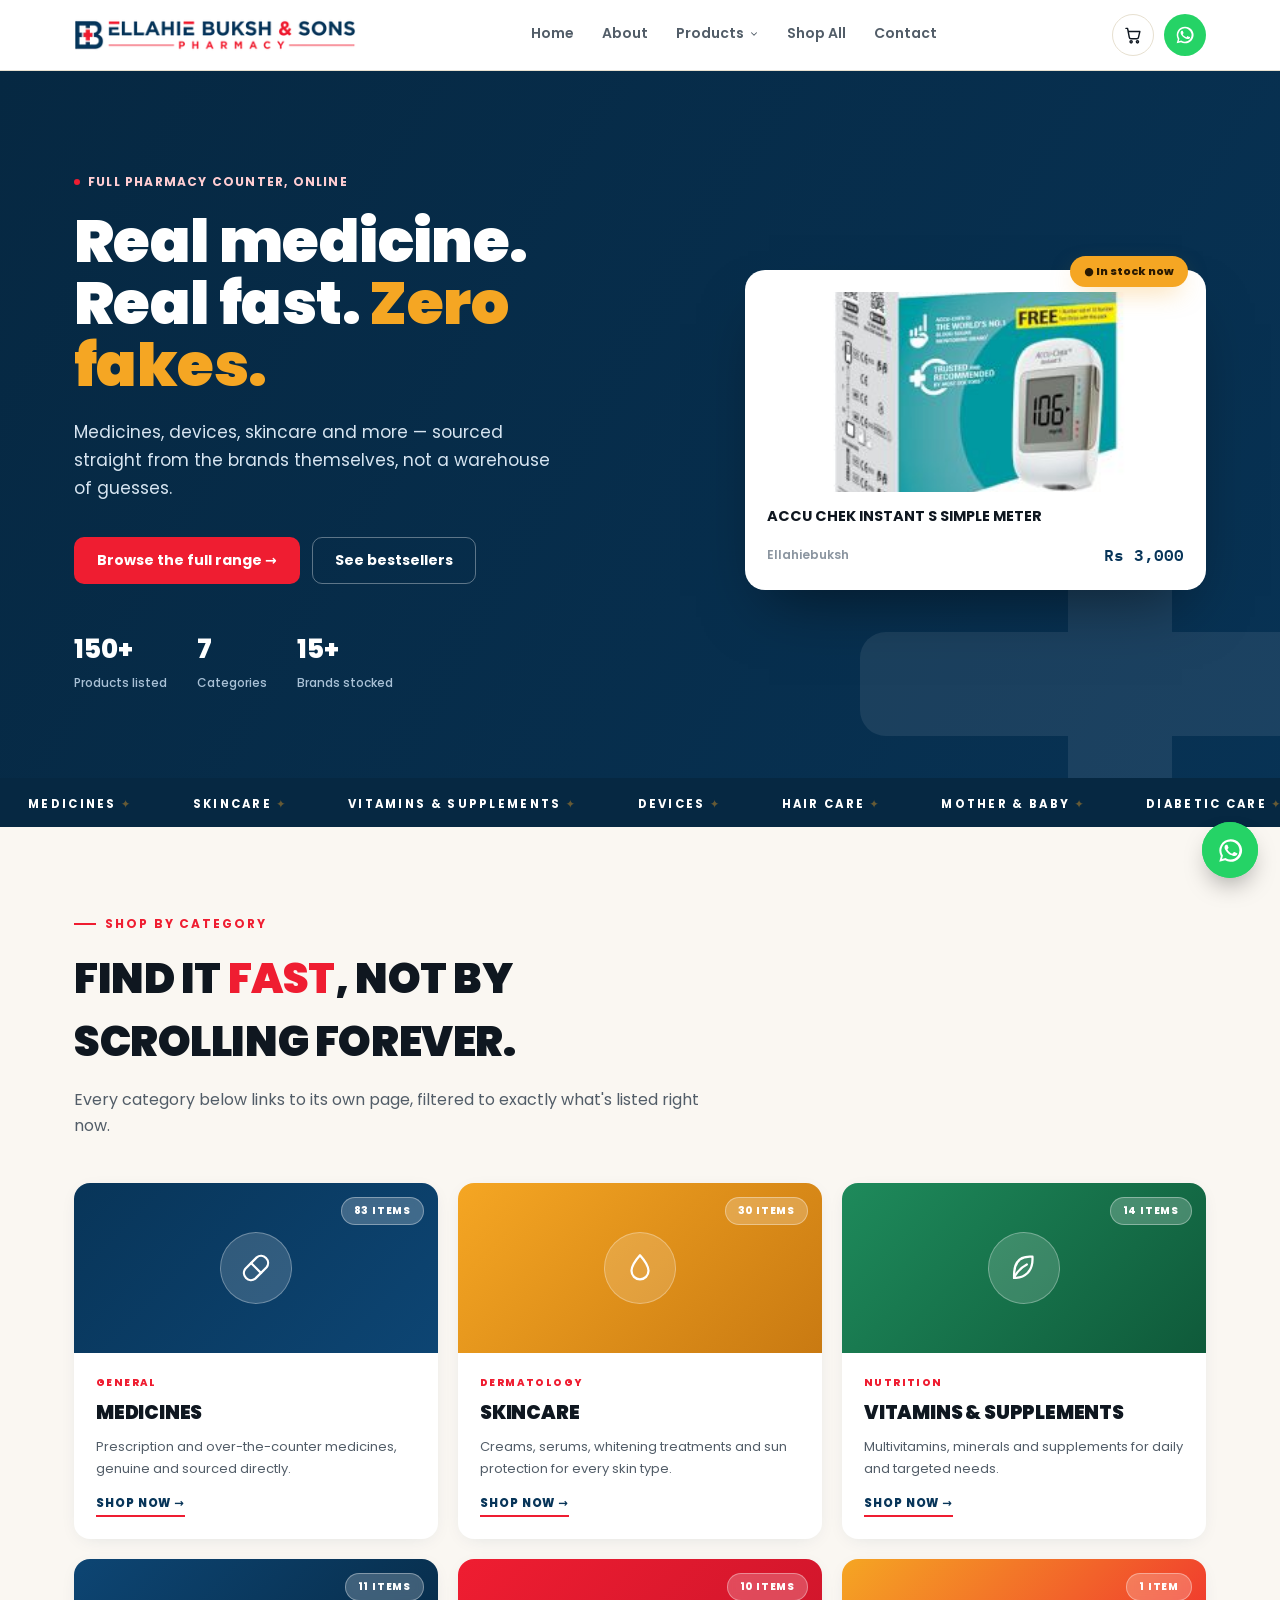
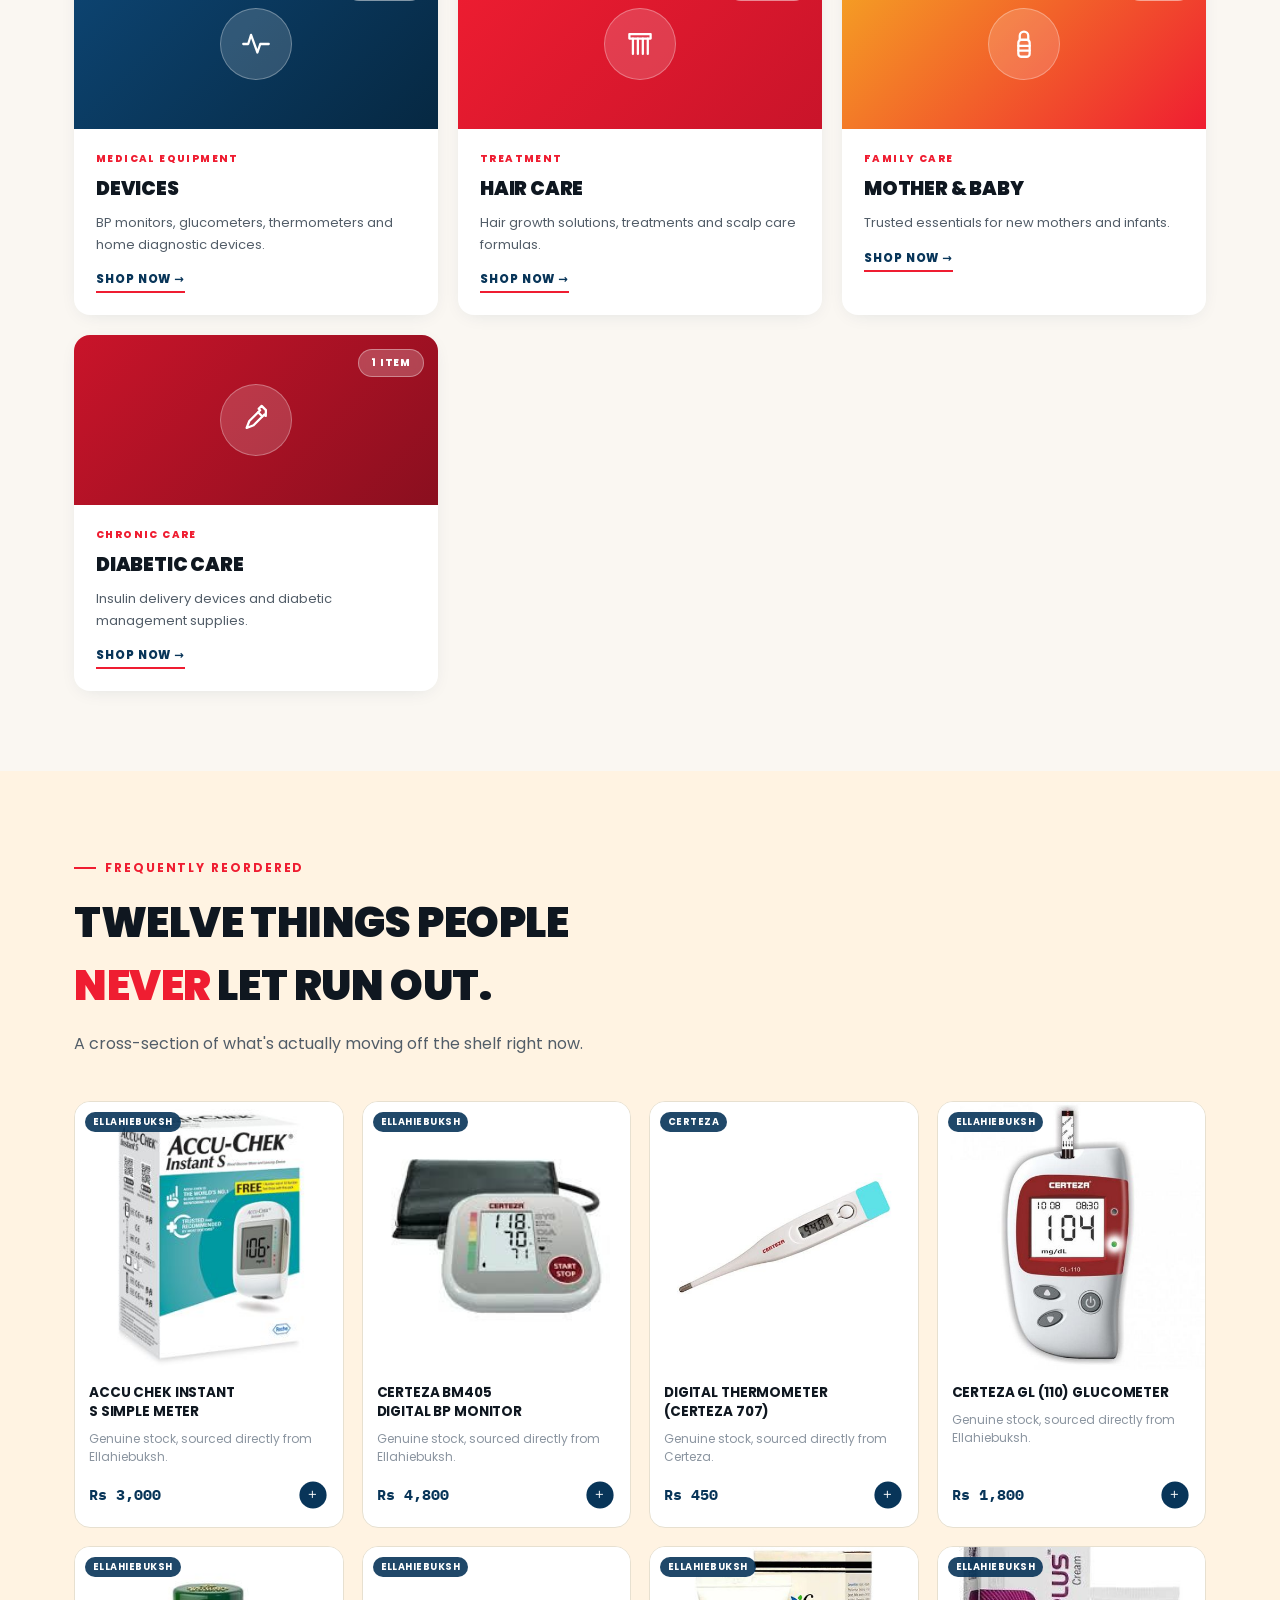
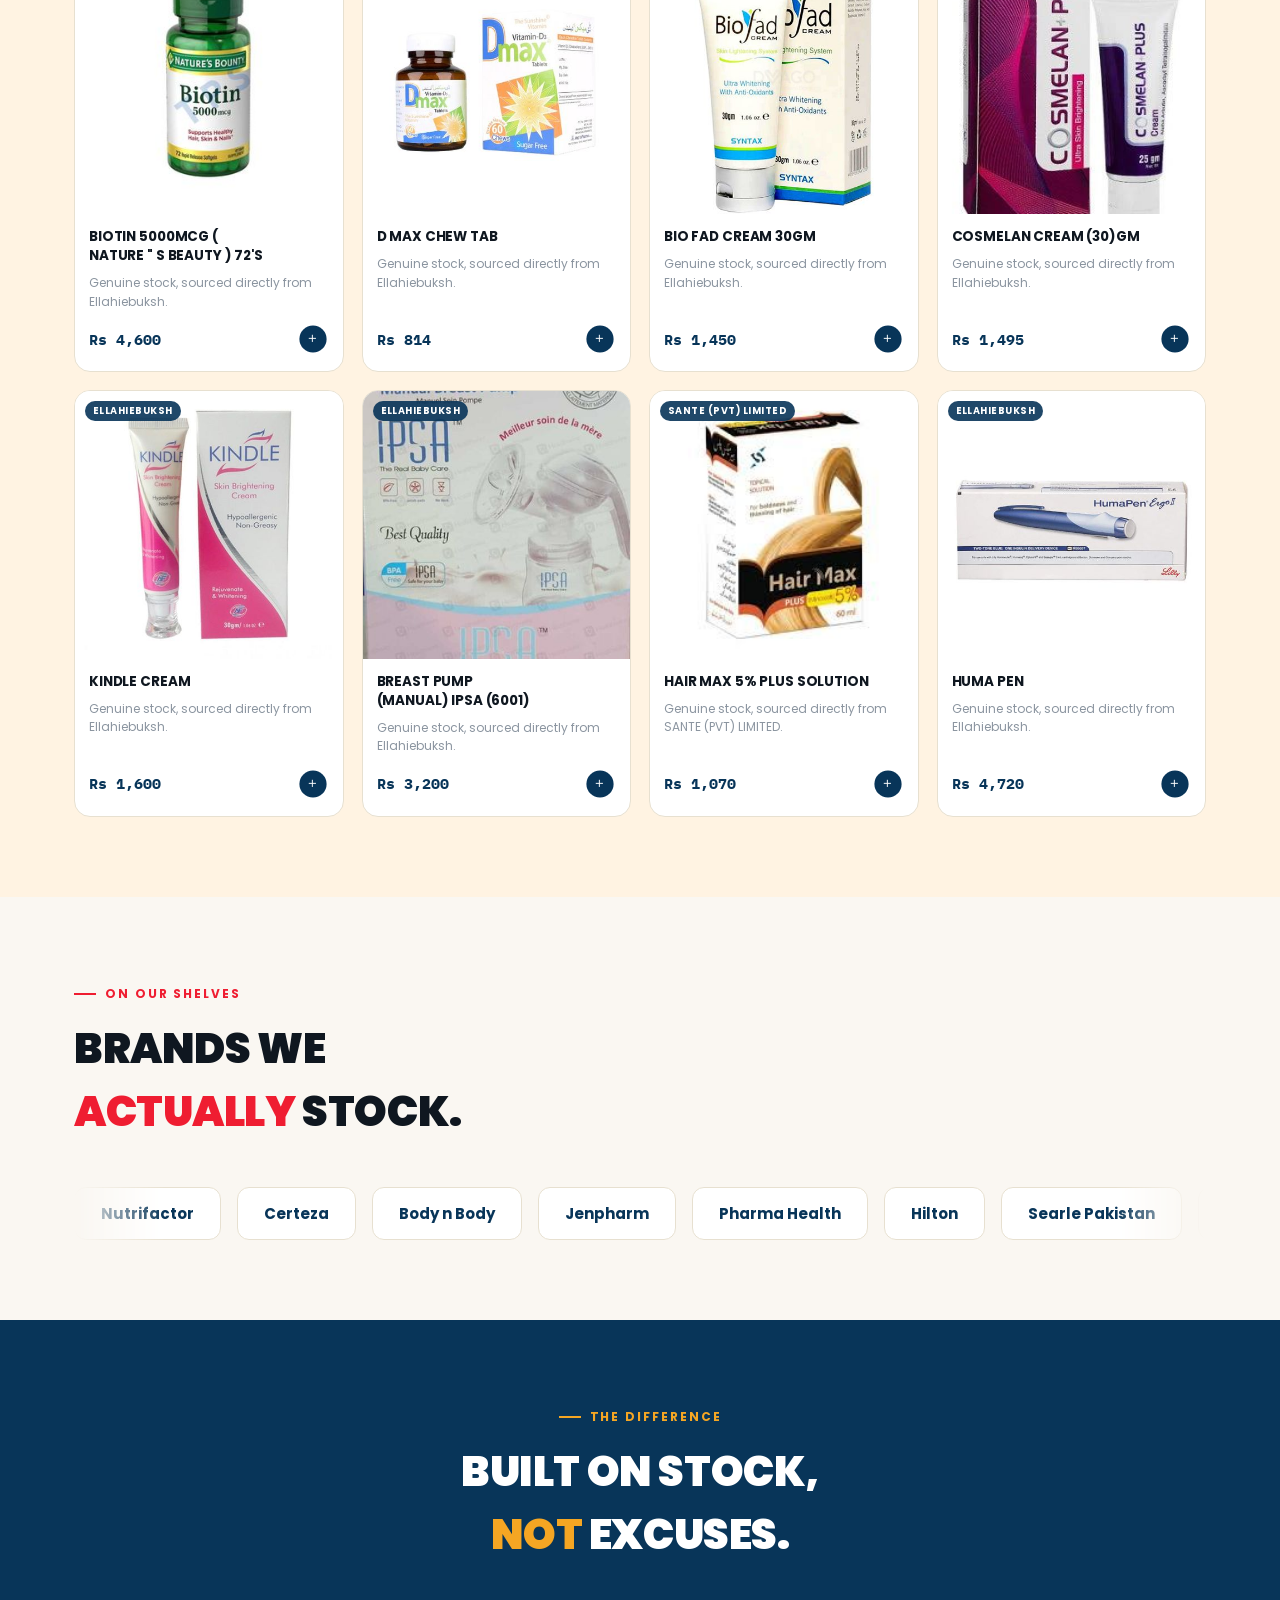
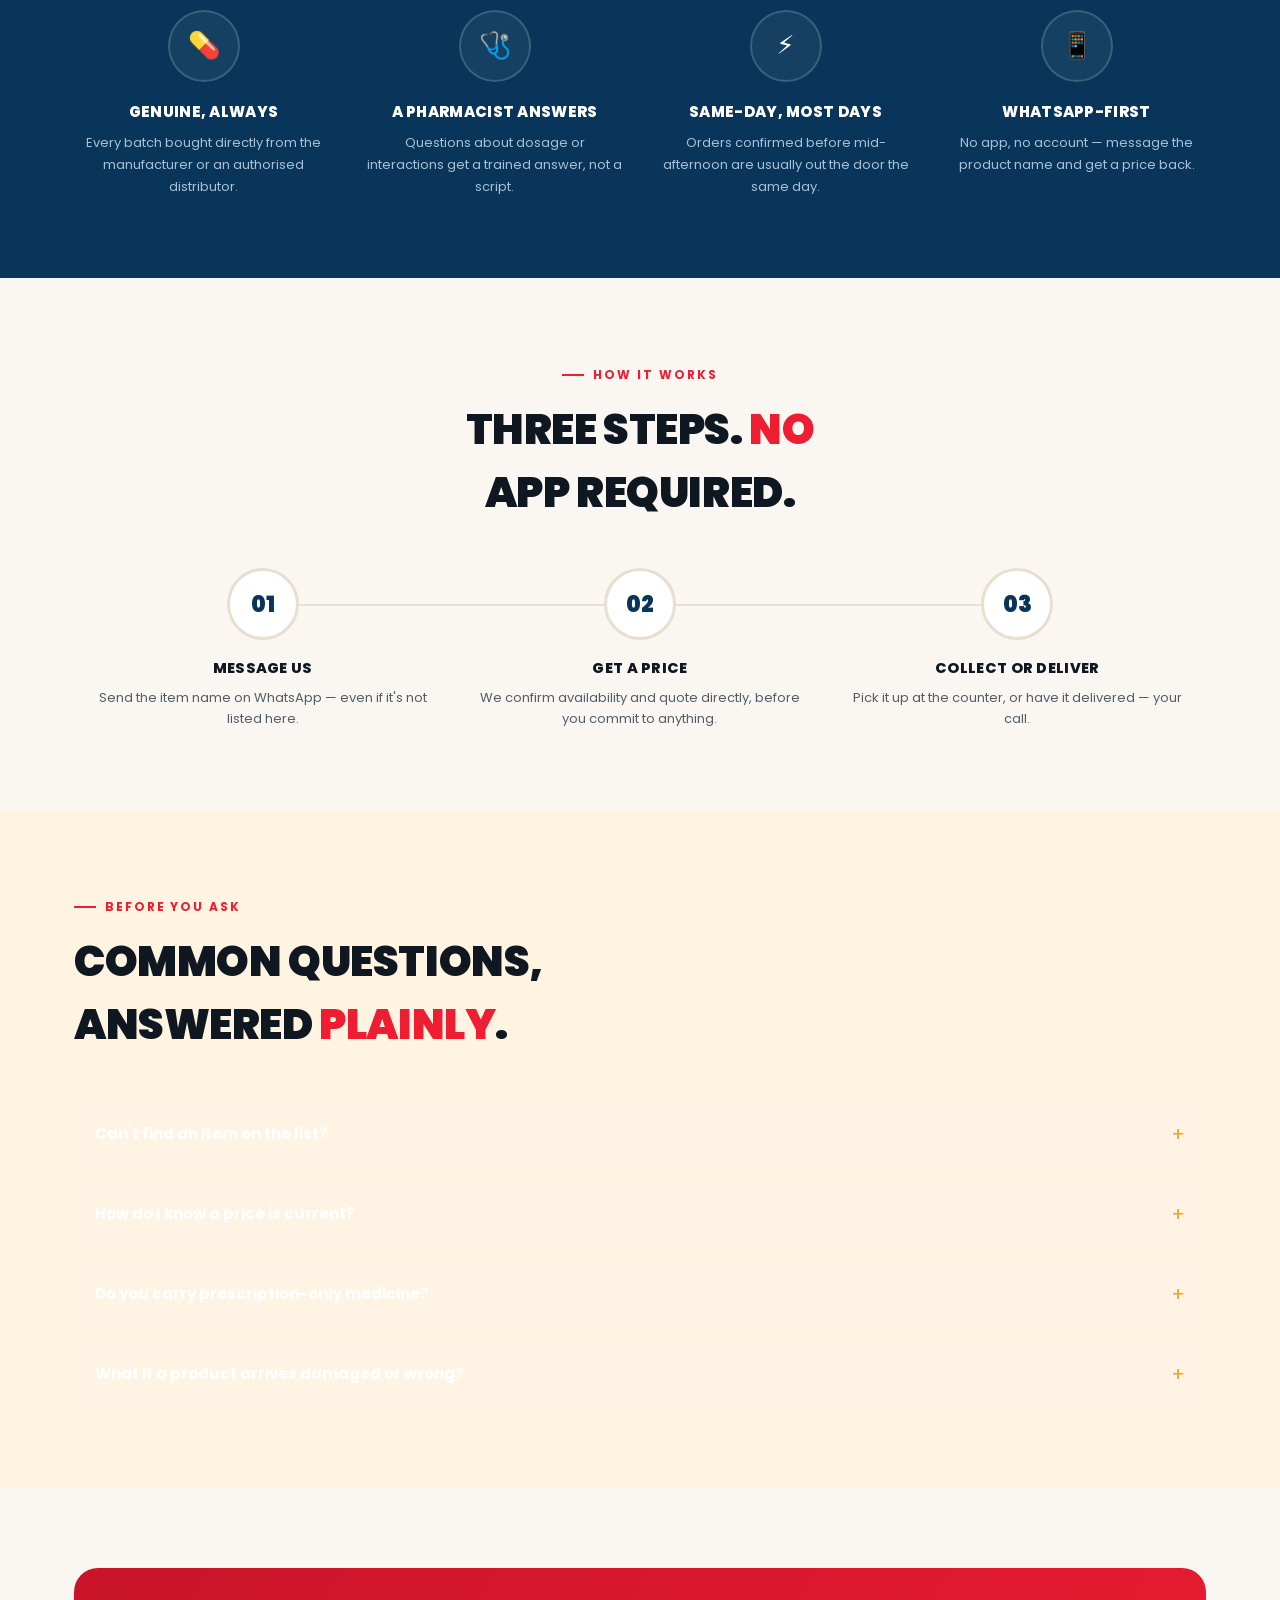
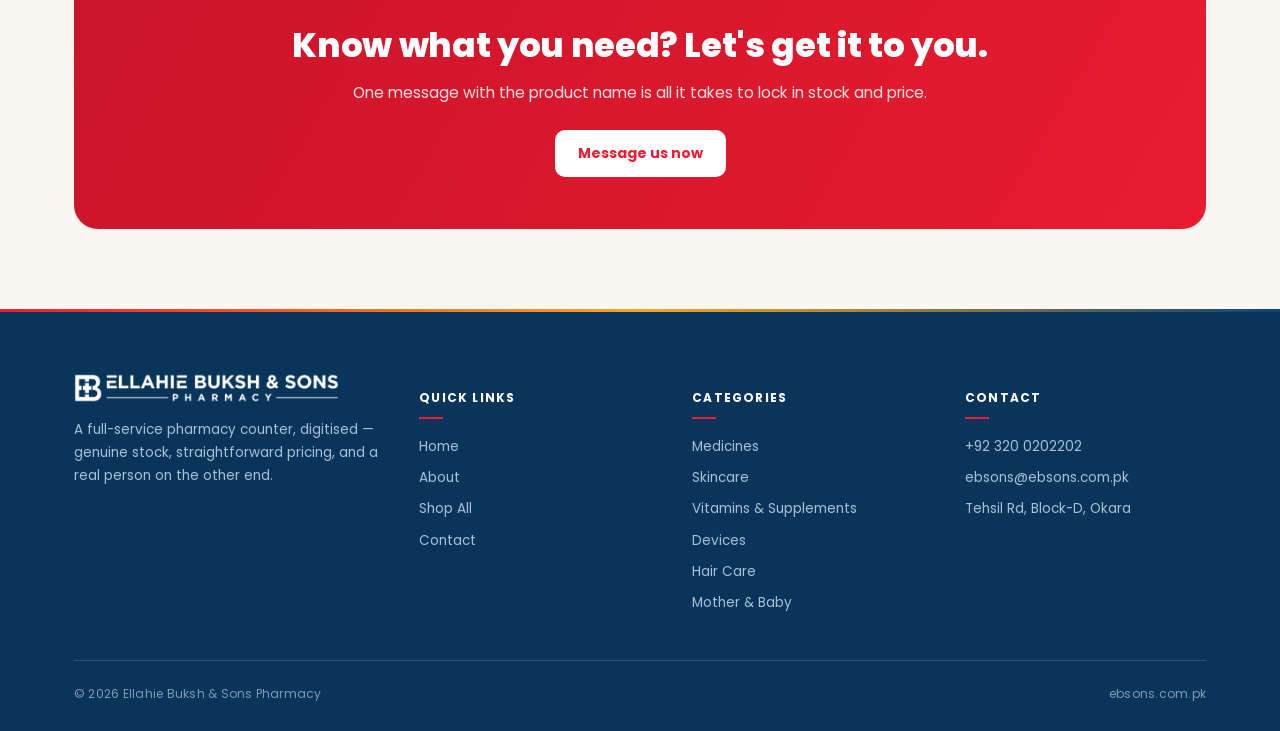
<file: index.html>
<!DOCTYPE html>
<html lang="en">
<head>
<meta charset="UTF-8">
<meta name="viewport" content="width=device-width, initial-scale=1.0">
<title>Ellahie Buksh &amp; Sons Pharmacy</title>
<meta name="description" content="Genuine medicines, medical devices, skincare and wellness products from Ellahie Buksh &amp; Sons Pharmacy. Browse by category and order on WhatsApp.">
<link rel="icon" href="assets/img/logo.webp" type="image/webp">
<link rel="preconnect" href="https://fonts.googleapis.com">
<link rel="preconnect" href="https://fonts.gstatic.com" crossorigin>
<link href="https://fonts.googleapis.com/css2?family=Poppins:ital,wght@0,400;0,500;0,600;0,700;0,800;0,900&family=IBM+Plex+Mono:wght@400;500;600&display=swap" rel="stylesheet">
<link rel="stylesheet" href="assets/css/style.css">
</head>
<body>

<header class="site-header">
  <div class="wrap header-inner">
    <a href="index.html" class="logo-link" aria-label="Ellahie Buksh & Sons Pharmacy">
      <img src="assets/img/logo.webp" alt="Ellahie Buksh & Sons Pharmacy">
    </a>
    <nav class="main-nav" id="mainNav">
      <a href="index.html">Home</a>
      <a href="about.html">About</a>
      <div class="nav-dropdown">
        <a href="shop.html">Products<svg class="drop-caret" viewBox="0 0 24 24"><polyline points="6 9 12 15 18 9"/></svg></a>
        <div class="drop-menu" id="navCatMenu"></div>
      </div>
      <a href="shop.html">Shop All</a>
      <a href="contact.html">Contact</a>
    </nav>
    <div style="display:flex; align-items:center; gap:10px;">
      <a class="icon-btn" href="https://wa.me/923200202202" target="_blank" rel="noopener noreferrer" aria-label="Chat on WhatsApp">
        <svg width="20" height="20" viewBox="0 0 24 24" fill="currentColor"><path d="M17.5 14.4c-.3-.1-1.7-.9-2-1-.3-.1-.5-.1-.7.1-.2.3-.8 1-.9 1.1-.2.2-.3.2-.6.1-.3-.1-1.2-.4-2.3-1.4-.9-.8-1.4-1.7-1.6-2-.2-.3 0-.5.1-.6.1-.1.3-.3.4-.5.1-.1.2-.3.3-.4.1-.2 0-.4 0-.5C10.1 9 9.6 7.8 9.4 7.3c-.2-.5-.4-.4-.6-.4h-.5c-.2 0-.5.1-.7.3-.2.3-.9.9-.9 2.1s1 2.5 1.1 2.6c.1.2 2 3 4.8 4.2.7.3 1.2.5 1.6.6.7.2 1.3.2 1.8.1.5-.1 1.7-.7 1.9-1.3.2-.6.2-1.2.2-1.3-.1-.1-.3-.2-.6-.3Z"/><path d="M12 2a10 10 0 0 0-8.6 15L2 22l5.2-1.4A10 10 0 1 0 12 2Zm0 18a8 8 0 0 1-4.1-1.1l-.3-.2-3.1.8.8-3-.2-.3A8 8 0 1 1 12 20Z"/></svg>
      </a>
      <button class="hamburger" id="hamburgerBtn" aria-label="Menu"><span></span><span></span><span></span></button>
    </div>
  </div>
</header>

<main id="top">
  <section class="hero" style="padding:0;">
    <svg class="hero-cross" viewBox="0 0 200 200" fill="none" aria-hidden="true">
      <rect x="80" y="0" width="40" height="200" rx="10" fill="#fff"/>
      <rect x="0" y="80" width="200" height="40" rx="10" fill="#fff"/>
    </svg>
    <div class="wrap hero-inner">
      <div>
        <span class="eyebrow"><i class="dot"></i>Full pharmacy counter, online</span>
        <h1>Real medicine.<br>Real fast. <span>Zero fakes.</span></h1>
        <p class="hero-sub">Medicines, devices, skincare and more — sourced straight from the brands themselves, not a warehouse of guesses.</p>
        <div class="hero-actions">
          <a class="btn btn-red" href="shop.html">Browse the full range →</a>
          <a class="btn btn-outline" style="color:#fff; border-color:rgba(255,255,255,.35);" href="#featured">See bestsellers</a>
        </div>
        <div class="hero-stats-row">
          <div><b id="statTotal">150+</b><span>Products listed</span></div>
          <div><b>7</b><span>Categories</span></div>
          <div><b>15+</b><span>Brands stocked</span></div>
        </div>
      </div>
      <div class="hero-visual">
        <div class="hero-visual-card" id="tiltCard">
          <span class="hero-visual-badge">● In stock now</span>
          <img id="heroImg" src="" alt="">
          <div class="hero-visual-tag">
            <b id="heroTitle"></b>
          </div>
          <div class="hero-visual-tag">
            <span style="font-size:12px; color:var(--ink-faint); font-weight:600;" id="heroVendor"></span>
            <span class="hero-visual-price" id="heroPrice"></span>
          </div>
        </div>
      </div>
    </div>
  </section>

  <div class="ticker">
    <div class="ticker-track" id="tickerTrack"></div>
  </div>

  <section>
    <div class="wrap">
      <div class="section-head reveal">
        <span class="kicker">Shop by category</span>
        <h2>Find it <em>fast</em>, not by scrolling forever.</h2>
        <p>Every category below links to its own page, filtered to exactly what's listed right now.</p>
      </div>
      <div class="category-grid" id="categoryGrid"></div>
    </div>
  </section>

  <section id="featured" class="section-cream">
    <div class="wrap">
      <div class="section-head reveal">
        <span class="kicker">Frequently reordered</span>
        <h2>Twelve things people <em>never</em> let run out.</h2>
        <p>A cross-section of what's actually moving off the shelf right now.</p>
      </div>
      <div class="product-grid" id="featuredGrid"></div>
    </div>
  </section>

  <section>
    <div class="wrap">
      <div class="section-head reveal">
        <span class="kicker">On our shelves</span>
        <h2>Brands we <em>actually</em> stock.</h2>
      </div>
      <div class="marquee reveal" id="brandMarquee">
        <div class="marquee-track" id="marqueeTrack">
          <span class="brand-pill">Nutrifactor</span>
          <span class="brand-pill">Certeza</span>
          <span class="brand-pill">Body n Body</span>
          <span class="brand-pill">Jenpharm</span>
          <span class="brand-pill">Pharma Health</span>
          <span class="brand-pill">Hilton</span>
          <span class="brand-pill">Searle Pakistan</span>
          <span class="brand-pill">Sukoon Wellness</span>
          <span class="brand-pill">Getz Pharma</span>
          <span class="brand-pill">Macter</span>
          <span class="brand-pill">Highnoon</span>
        </div>
      </div>
    </div>
  </section>

  <section class="section-navy">
    <div class="wrap">
      <div class="section-head reveal" style="text-align:center; max-width:640px; margin-left:auto; margin-right:auto;">
        <span class="kicker" style="justify-content:center;">The difference</span>
        <h2>Built on stock, <em>not</em> excuses.</h2>
      </div>
      <div class="why-grid">
        <div class="why-card reveal" style="--delay:0s"><div class="why-icon">💊</div><h3>Genuine, always</h3><p>Every batch bought directly from the manufacturer or an authorised distributor.</p></div>
        <div class="why-card reveal" style="--delay:.1s"><div class="why-icon">🩺</div><h3>A pharmacist answers</h3><p>Questions about dosage or interactions get a trained answer, not a script.</p></div>
        <div class="why-card reveal" style="--delay:.2s"><div class="why-icon">⚡</div><h3>Same-day, most days</h3><p>Orders confirmed before mid-afternoon are usually out the door the same day.</p></div>
        <div class="why-card reveal" style="--delay:.3s"><div class="why-icon">📱</div><h3>WhatsApp-first</h3><p>No app, no account — message the product name and get a price back.</p></div>
      </div>
    </div>
  </section>

  <section>
    <div class="wrap">
      <div class="section-head reveal" style="text-align:center; max-width:640px; margin-left:auto; margin-right:auto;">
        <span class="kicker" style="justify-content:center;">How it works</span>
        <h2>Three steps. <em>No</em> app required.</h2>
      </div>
      <div class="process-grid">
        <div class="proc-step reveal" style="--delay:0s"><div class="proc-num">01</div><h3>Message us</h3><p>Send the item name on WhatsApp — even if it's not listed here.</p></div>
        <div class="proc-step reveal" style="--delay:.1s"><div class="proc-num">02</div><h3>Get a price</h3><p>We confirm availability and quote directly, before you commit to anything.</p></div>
        <div class="proc-step reveal" style="--delay:.2s"><div class="proc-num">03</div><h3>Collect or deliver</h3><p>Pick it up at the counter, or have it delivered — your call.</p></div>
      </div>
    </div>
  </section>

  <section id="faq" class="section-cream">
    <div class="wrap">
      <div class="section-head reveal">
        <span class="kicker">Before you ask</span>
        <h2>Common questions, answered <em>plainly</em>.</h2>
      </div>
      <div class="faq-list reveal" style="max-width:100%;">
        <div class="faq-item">
          <button class="faq-q">Can't find an item on the list?<span class="faq-plus">+</span></button>
          <div class="faq-a"><p>This catalog reflects current listed stock — new batches come in regularly. Message the exact name and we'll confirm within the day.</p></div>
        </div>
        <div class="faq-item">
          <button class="faq-q">How do I know a price is current?<span class="faq-plus">+</span></button>
          <div class="faq-a"><p>Prices shown are pulled from our live catalog. On items affected by frequent rate changes, we always reconfirm before you pay.</p></div>
        </div>
        <div class="faq-item">
          <button class="faq-q">Do you carry prescription-only medicine?<span class="faq-plus">+</span></button>
          <div class="faq-a"><p>Yes — for scheduled medicines we'll ask for a valid prescription before dispensing, as required.</p></div>
        </div>
        <div class="faq-item">
          <button class="faq-q">What if a product arrives damaged or wrong?<span class="faq-plus">+</span></button>
          <div class="faq-a"><p>Flag it the same day and it's replaced or refunded — no back and forth.</p></div>
        </div>
      </div>
    </div>
  </section>

  <section>
    <div class="wrap">
      <div class="cta-band reveal">
        <h2>Know what you need? Let's get it to you.</h2>
        <p>One message with the product name is all it takes to lock in stock and price.</p>
        <a class="btn btn-white" href="https://wa.me/923200202202" target="_blank" rel="noopener noreferrer">Message us now</a>
      </div>
    </div>
  </section>
</main>

<footer class="site-footer" id="footer">
  <div class="wrap">
    <div class="footer-grid">
      <div>
        <img class="footer-logo" src="assets/img/logo.webp" alt="Ellahie Buksh & Sons Pharmacy">
        <p>A full-service pharmacy counter, digitised — genuine stock, straightforward pricing, and a real person on the other end.</p>
      </div>
      <div class="footer-col">
        <h4>Quick Links</h4>
        <a href="index.html">Home</a>
        <a href="about.html">About</a>
        <a href="shop.html">Shop All</a>
        <a href="contact.html">Contact</a>
      </div>
      <div class="footer-col" id="footerCategories">
        <h4>Categories</h4>
      </div>
      <div class="footer-col">
        <h4>Contact</h4>
        <a href="https://wa.me/923200202202" target="_blank" rel="noopener noreferrer">+92 320 0202202</a>
        <a href="mailto:ebsons@ebsons.com.pk">ebsons@ebsons.com.pk</a>
        <span>Tehsil Rd, Block-D, Okara</span>
      </div>
    </div>
    <div class="footer-bottom">
      <span>© <span id="year"></span> Ellahie Buksh &amp; Sons Pharmacy</span>
      <span>ebsons.com.pk</span>
    </div>
  </div>
</footer>

<a class="wa-float" href="https://wa.me/923200202202" target="_blank" rel="noopener noreferrer" aria-label="Chat on WhatsApp">
  <svg width="27" height="27" viewBox="0 0 24 24" fill="currentColor"><path d="M17.5 14.4c-.3-.1-1.7-.9-2-1-.3-.1-.5-.1-.7.1-.2.3-.8 1-.9 1.1-.2.2-.3.2-.6.1-.3-.1-1.2-.4-2.3-1.4-.9-.8-1.4-1.7-1.6-2-.2-.3 0-.5.1-.6.1-.1.3-.3.4-.5.1-.1.2-.3.3-.4.1-.2 0-.4 0-.5C10.1 9 9.6 7.8 9.4 7.3c-.2-.5-.4-.4-.6-.4h-.5c-.2 0-.5.1-.7.3-.2.3-.9.9-.9 2.1s1 2.5 1.1 2.6c.1.2 2 3 4.8 4.2.7.3 1.2.5 1.6.6.7.2 1.3.2 1.8.1.5-.1 1.7-.7 1.9-1.3.2-.6.2-1.2.2-1.3-.1-.1-.3-.2-.6-.3Z"/><path d="M12 2a10 10 0 0 0-8.6 15L2 22l5.2-1.4A10 10 0 1 0 12 2Zm0 18a8 8 0 0 1-4.1-1.1l-.3-.2-3.1.8.8-3-.2-.3A8 8 0 1 1 12 20Z"/></svg>
</a>

<script src="assets/js/nav.js"></script>
<script src="assets/js/icons.js"></script>
<script src="assets/js/cart.js"></script>
<script src="assets/js/home.js"></script>
</body>
</html>
</file>
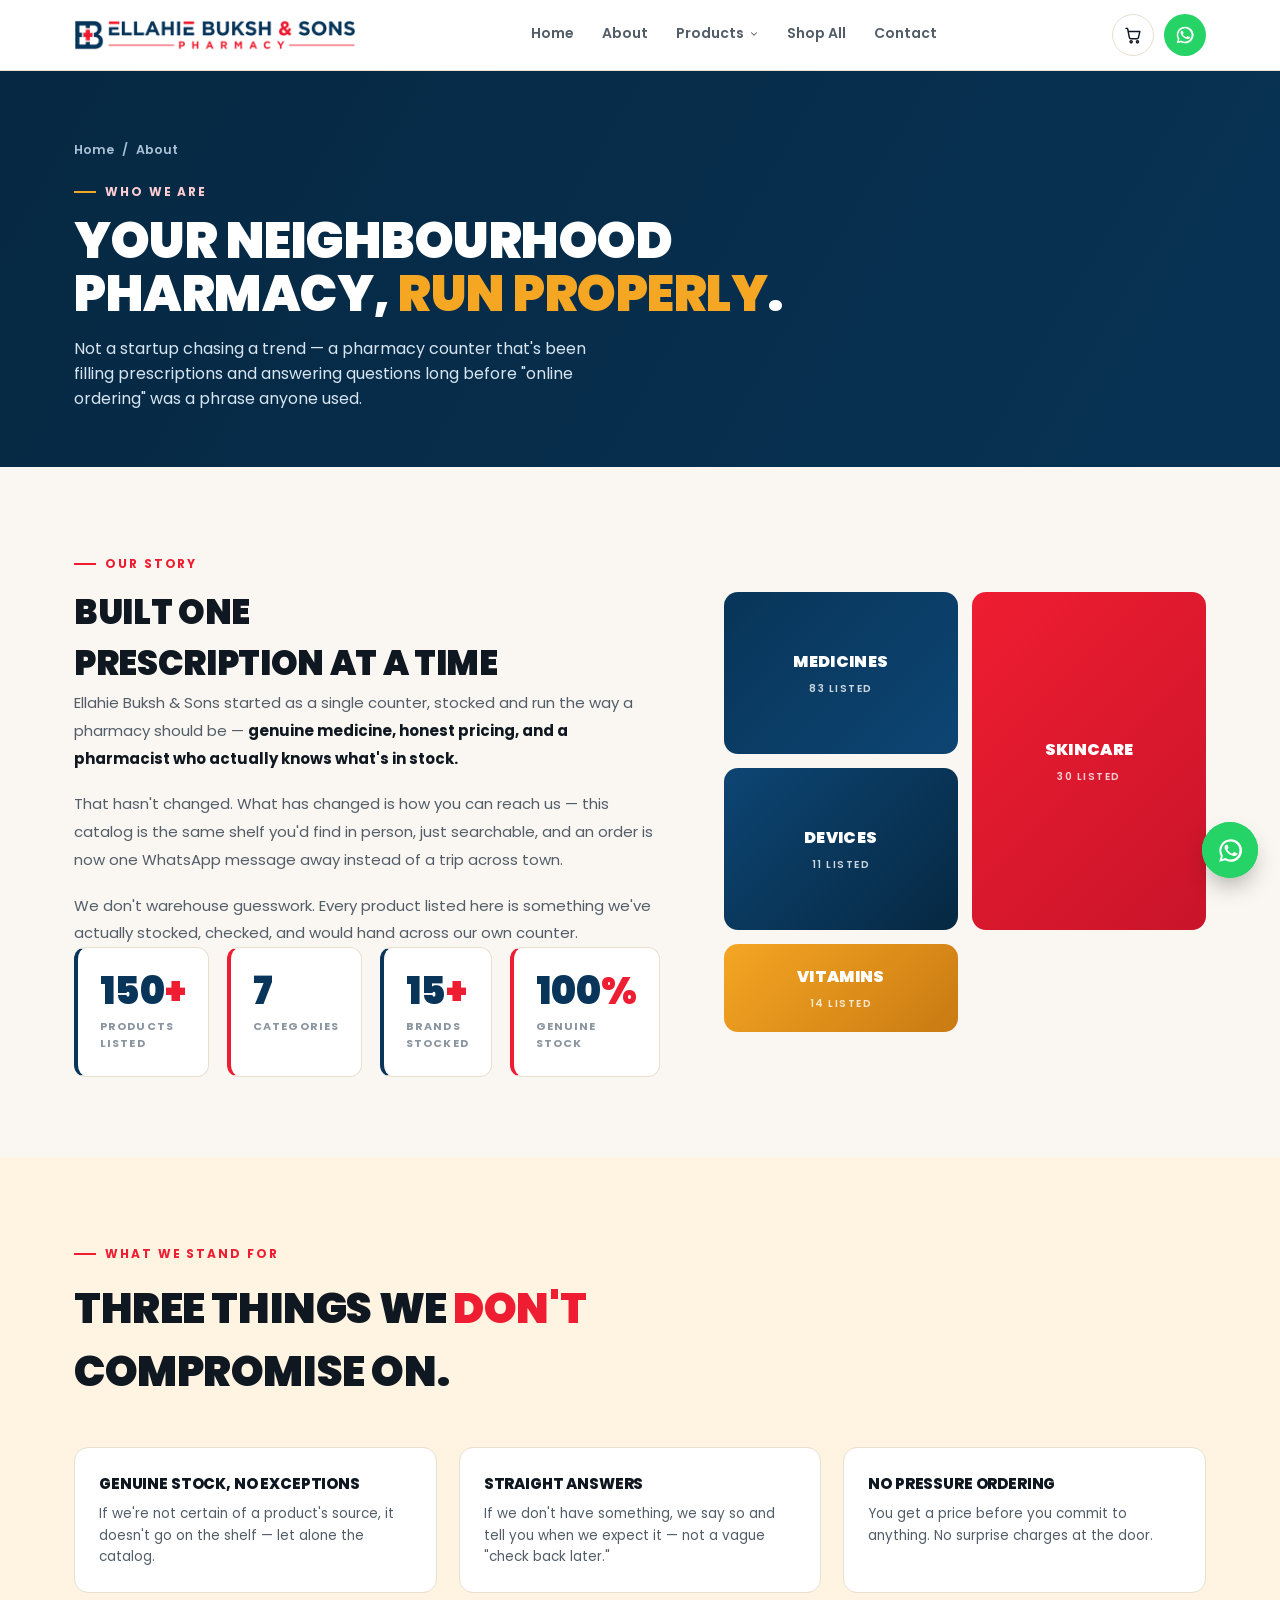
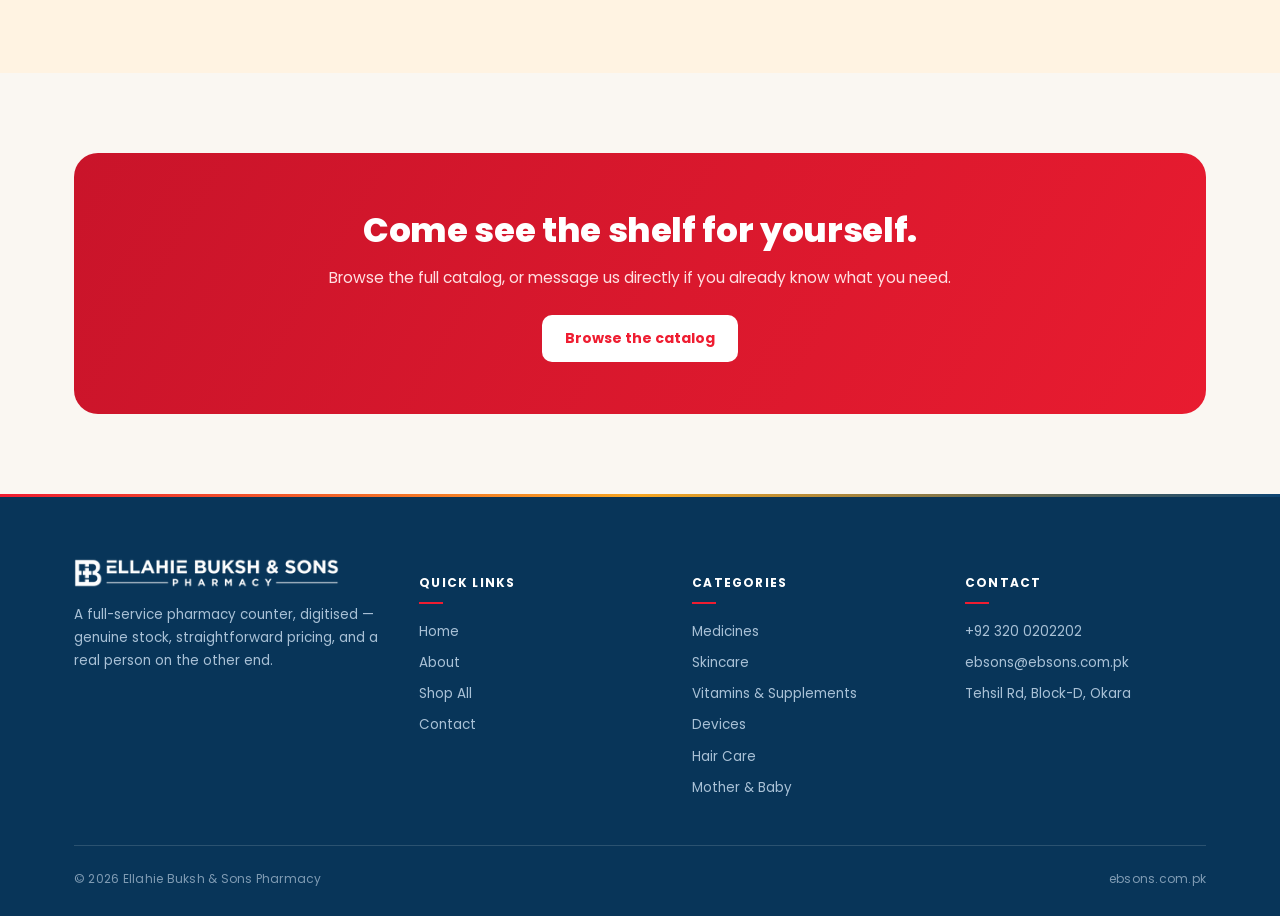
<file: about.html>
<!DOCTYPE html>
<html lang="en">
<head>
<meta charset="UTF-8">
<meta name="viewport" content="width=device-width, initial-scale=1.0">
<title>About Us — Ellahie Buksh &amp; Sons Pharmacy</title>
<meta name="description" content="Ellahie Buksh & Sons Pharmacy — a full-service pharmacy counter with genuine stock, straightforward pricing, and real pharmacists behind every order.">
<link rel="icon" href="assets/img/logo.webp" type="image/webp">
<link rel="preconnect" href="https://fonts.googleapis.com">
<link rel="preconnect" href="https://fonts.gstatic.com" crossorigin>
<link href="https://fonts.googleapis.com/css2?family=Poppins:ital,wght@0,400;0,500;0,600;0,700;0,800;0,900&family=IBM+Plex+Mono:wght@400;500;600&display=swap" rel="stylesheet">
<link rel="stylesheet" href="assets/css/style.css">
</head>
<body>

<header class="site-header">
  <div class="wrap header-inner">
    <a href="index.html" class="logo-link" aria-label="Ellahie Buksh & Sons Pharmacy">
      <img src="assets/img/logo.webp" alt="Ellahie Buksh & Sons Pharmacy">
    </a>
    <nav class="main-nav" id="mainNav">
      <a href="index.html">Home</a>
      <a href="about.html">About</a>
      <div class="nav-dropdown">
        <a href="shop.html">Products<svg class="drop-caret" viewBox="0 0 24 24"><polyline points="6 9 12 15 18 9"/></svg></a>
        <div class="drop-menu" id="navCatMenu"></div>
      </div>
      <a href="shop.html">Shop All</a>
      <a href="contact.html">Contact</a>
    </nav>
    <div style="display:flex; align-items:center; gap:10px;">
      <a class="icon-btn" href="https://wa.me/923200202202" target="_blank" rel="noopener noreferrer" aria-label="Chat on WhatsApp">
        <svg width="20" height="20" viewBox="0 0 24 24" fill="currentColor"><path d="M17.5 14.4c-.3-.1-1.7-.9-2-1-.3-.1-.5-.1-.7.1-.2.3-.8 1-.9 1.1-.2.2-.3.2-.6.1-.3-.1-1.2-.4-2.3-1.4-.9-.8-1.4-1.7-1.6-2-.2-.3 0-.5.1-.6.1-.1.3-.3.4-.5.1-.1.2-.3.3-.4.1-.2 0-.4 0-.5C10.1 9 9.6 7.8 9.4 7.3c-.2-.5-.4-.4-.6-.4h-.5c-.2 0-.5.1-.7.3-.2.3-.9.9-.9 2.1s1 2.5 1.1 2.6c.1.2 2 3 4.8 4.2.7.3 1.2.5 1.6.6.7.2 1.3.2 1.8.1.5-.1 1.7-.7 1.9-1.3.2-.6.2-1.2.2-1.3-.1-.1-.3-.2-.6-.3Z"/><path d="M12 2a10 10 0 0 0-8.6 15L2 22l5.2-1.4A10 10 0 1 0 12 2Zm0 18a8 8 0 0 1-4.1-1.1l-.3-.2-3.1.8.8-3-.2-.3A8 8 0 1 1 12 20Z"/></svg>
      </a>
      <button class="hamburger" id="hamburgerBtn" aria-label="Menu"><span></span><span></span><span></span></button>
    </div>
  </div>
</header>

<main>
  <section class="page-hero">
    <div class="wrap">
      <div class="crumbs"><a href="index.html">Home</a> / <span>About</span></div>
      <span class="kicker">Who we are</span>
      <h1>Your neighbourhood pharmacy, <em>run properly</em>.</h1>
      <p>Not a startup chasing a trend — a pharmacy counter that's been filling prescriptions and answering questions long before "online ordering" was a phrase anyone used.</p>
    </div>
  </section>

  <section>
    <div class="wrap">
      <div class="about-grid">
        <div class="about-copy reveal">
          <span class="kicker">Our story</span>
          <h2 style="font-size:clamp(26px,3vw,34px); font-weight:900; text-transform:uppercase;">Built one prescription at a time</h2>
          <p>Ellahie Buksh &amp; Sons started as a single counter, stocked and run the way a pharmacy should be — <strong>genuine medicine, honest pricing, and a pharmacist who actually knows what's in stock.</strong></p>
          <p>That hasn't changed. What has changed is how you can reach us — this catalog is the same shelf you'd find in person, just searchable, and an order is now one WhatsApp message away instead of a trip across town.</p>
          <p>We don't warehouse guesswork. Every product listed here is something we've actually stocked, checked, and would hand across our own counter.</p>
          <div class="stats-grid">
            <div class="stat-card reveal" style="--delay:0s"><div class="stat-num">150<span>+</span></div><div class="stat-lbl">Products listed</div></div>
            <div class="stat-card reveal" style="--delay:.1s"><div class="stat-num">7</div><div class="stat-lbl">Categories</div></div>
            <div class="stat-card reveal" style="--delay:.2s"><div class="stat-num">15<span>+</span></div><div class="stat-lbl">Brands stocked</div></div>
            <div class="stat-card reveal" style="--delay:.3s"><div class="stat-num">100<span>%</span></div><div class="stat-lbl">Genuine stock</div></div>
          </div>
        </div>
        <div class="about-visual reveal" style="--delay:.15s">
          <div class="av av1">Medicines<small>83 listed</small></div>
          <div class="av av2">Skincare<small>30 listed</small></div>
          <div class="av av3">Devices<small>11 listed</small></div>
          <div class="av av4">Vitamins<small>14 listed</small></div>
        </div>
      </div>
    </div>
  </section>

  <section class="section-cream">
    <div class="wrap">
      <div class="section-head reveal">
        <span class="kicker">What we stand for</span>
        <h2>Three things we <em>don't</em> compromise on.</h2>
      </div>
      <div class="values-grid">
        <div class="value-card reveal" style="--delay:0s">
          <h3>Genuine stock, no exceptions</h3>
          <p>If we're not certain of a product's source, it doesn't go on the shelf — let alone the catalog.</p>
        </div>
        <div class="value-card reveal" style="--delay:.1s">
          <h3>Straight answers</h3>
          <p>If we don't have something, we say so and tell you when we expect it — not a vague "check back later."</p>
        </div>
        <div class="value-card reveal" style="--delay:.2s">
          <h3>No pressure ordering</h3>
          <p>You get a price before you commit to anything. No surprise charges at the door.</p>
        </div>
      </div>
    </div>
  </section>

  <section>
    <div class="wrap">
      <div class="cta-band reveal">
        <h2>Come see the shelf for yourself.</h2>
        <p>Browse the full catalog, or message us directly if you already know what you need.</p>
        <a class="btn btn-white" href="shop.html">Browse the catalog</a>
      </div>
    </div>
  </section>
</main>

<footer class="site-footer" id="footer">
  <div class="wrap">
    <div class="footer-grid">
      <div>
        <img class="footer-logo" src="assets/img/logo.webp" alt="Ellahie Buksh & Sons Pharmacy">
        <p>A full-service pharmacy counter, digitised — genuine stock, straightforward pricing, and a real person on the other end.</p>
      </div>
      <div class="footer-col">
        <h4>Quick Links</h4>
        <a href="index.html">Home</a>
        <a href="about.html">About</a>
        <a href="shop.html">Shop All</a>
        <a href="contact.html">Contact</a>
      </div>
      <div class="footer-col" id="footerCategories">
        <h4>Categories</h4>
      </div>
      <div class="footer-col">
        <h4>Contact</h4>
        <a href="https://wa.me/923200202202" target="_blank" rel="noopener noreferrer">+92 320 0202202</a>
        <a href="mailto:ebsons@ebsons.com.pk">ebsons@ebsons.com.pk</a>
        <span>Tehsil Rd, Block-D, Okara</span>
      </div>
    </div>
    <div class="footer-bottom">
      <span>© <span id="year"></span> Ellahie Buksh &amp; Sons Pharmacy</span>
      <span>ebsons.com.pk</span>
    </div>
  </div>
</footer>

<a class="wa-float" href="https://wa.me/923200202202" target="_blank" rel="noopener noreferrer" aria-label="Chat on WhatsApp">
  <svg width="27" height="27" viewBox="0 0 24 24" fill="currentColor"><path d="M17.5 14.4c-.3-.1-1.7-.9-2-1-.3-.1-.5-.1-.7.1-.2.3-.8 1-.9 1.1-.2.2-.3.2-.6.1-.3-.1-1.2-.4-2.3-1.4-.9-.8-1.4-1.7-1.6-2-.2-.3 0-.5.1-.6.1-.1.3-.3.4-.5.1-.1.2-.3.3-.4.1-.2 0-.4 0-.5C10.1 9 9.6 7.8 9.4 7.3c-.2-.5-.4-.4-.6-.4h-.5c-.2 0-.5.1-.7.3-.2.3-.9.9-.9 2.1s1 2.5 1.1 2.6c.1.2 2 3 4.8 4.2.7.3 1.2.5 1.6.6.7.2 1.3.2 1.8.1.5-.1 1.7-.7 1.9-1.3.2-.6.2-1.2.2-1.3-.1-.1-.3-.2-.6-.3Z"/><path d="M12 2a10 10 0 0 0-8.6 15L2 22l5.2-1.4A10 10 0 1 0 12 2Zm0 18a8 8 0 0 1-4.1-1.1l-.3-.2-3.1.8.8-3-.2-.3A8 8 0 1 1 12 20Z"/></svg>
</a>

<script src="assets/js/nav.js"></script>
<script src="assets/js/icons.js"></script>
<script src="assets/js/cart.js"></script>
</body>
</html>
</file>
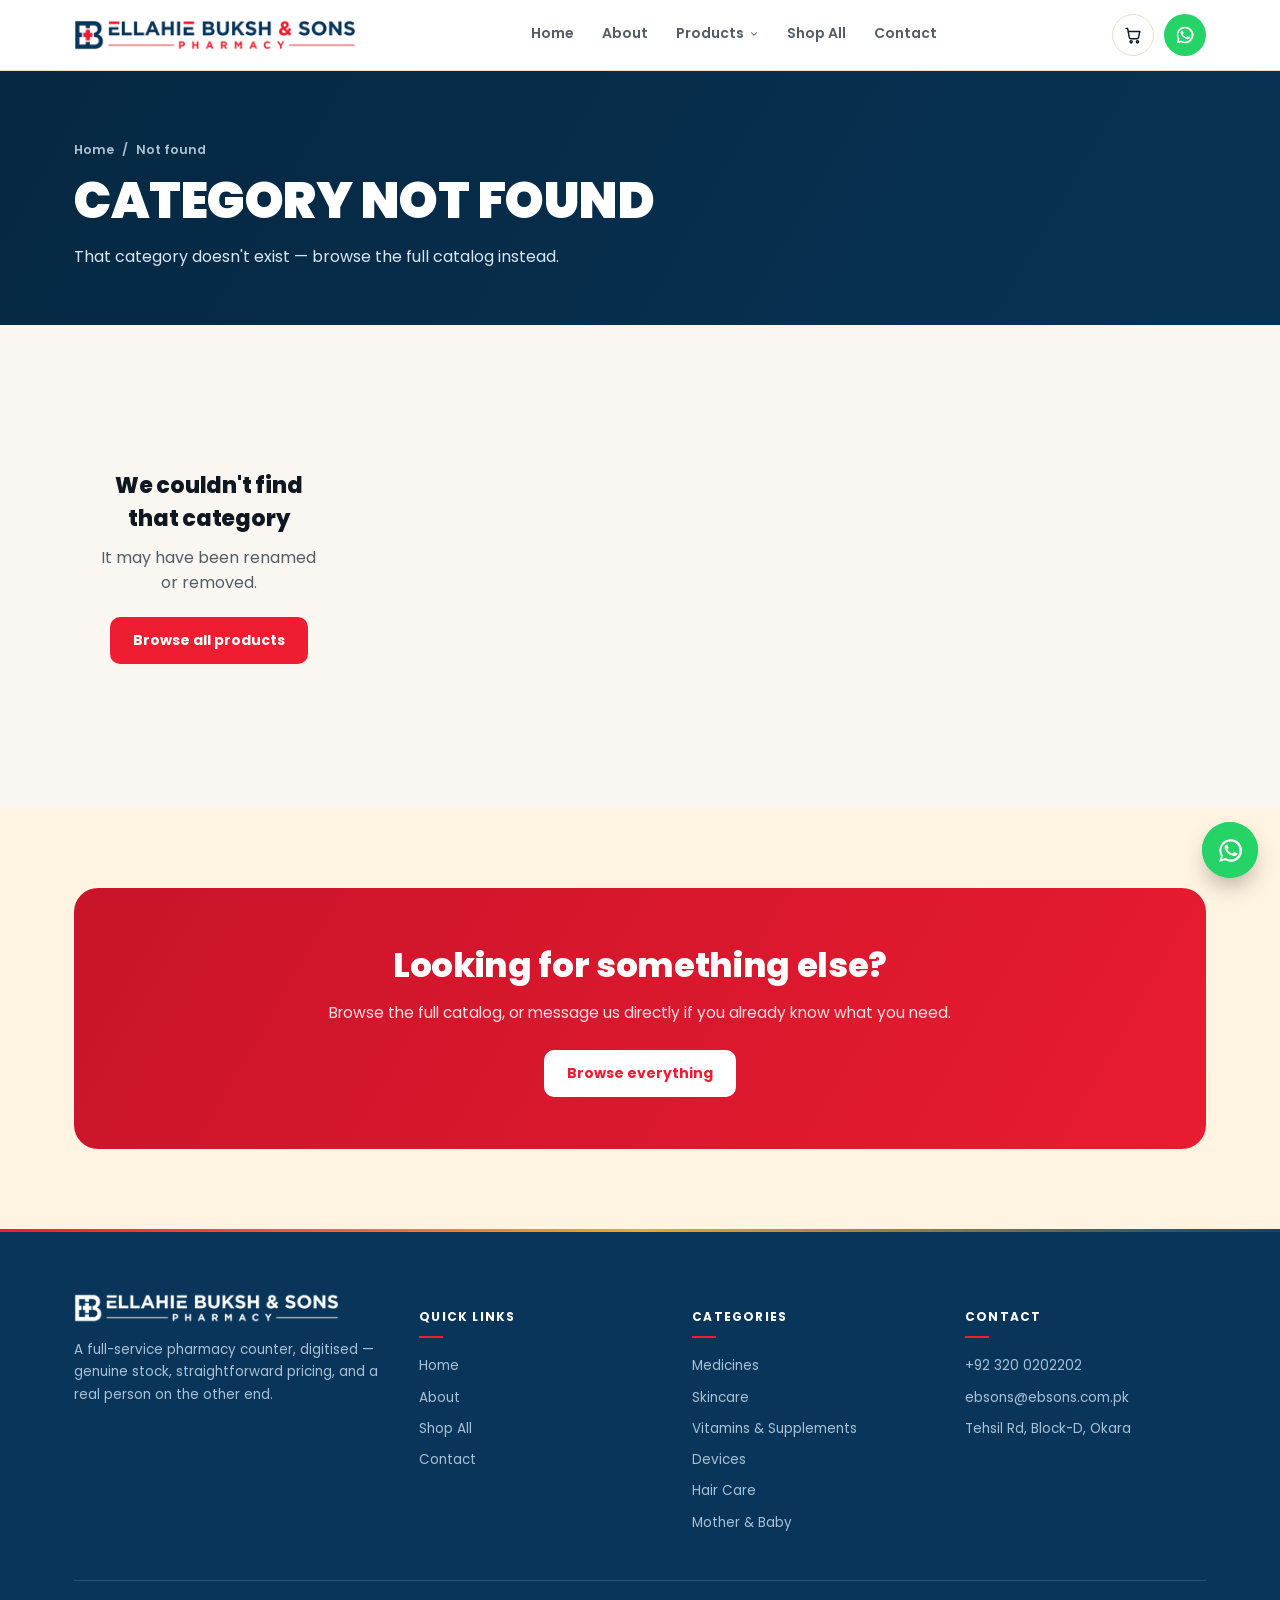
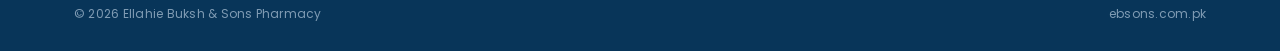
<file: category.html>
<!DOCTYPE html>
<html lang="en">
<head>
<meta charset="UTF-8">
<meta name="viewport" content="width=device-width, initial-scale=1.0">
<title id="pageTitle">Category — Ellahie Buksh &amp; Sons Pharmacy</title>
<meta name="description" content="Browse this product category at Ellahie Buksh & Sons Pharmacy.">
<link rel="icon" href="assets/img/logo.webp" type="image/webp">
<link rel="preconnect" href="https://fonts.googleapis.com">
<link rel="preconnect" href="https://fonts.gstatic.com" crossorigin>
<link href="https://fonts.googleapis.com/css2?family=Poppins:ital,wght@0,400;0,500;0,600;0,700;0,800;0,900&family=IBM+Plex+Mono:wght@400;500;600&display=swap" rel="stylesheet">
<link rel="stylesheet" href="assets/css/style.css">
</head>
<body>

<header class="site-header">
  <div class="wrap header-inner">
    <a href="index.html" class="logo-link" aria-label="Ellahie Buksh & Sons Pharmacy">
      <img src="assets/img/logo.webp" alt="Ellahie Buksh & Sons Pharmacy">
    </a>
    <nav class="main-nav" id="mainNav">
      <a href="index.html">Home</a>
      <a href="about.html">About</a>
      <div class="nav-dropdown">
        <a href="shop.html">Products<svg class="drop-caret" viewBox="0 0 24 24"><polyline points="6 9 12 15 18 9"/></svg></a>
        <div class="drop-menu" id="navCatMenu"></div>
      </div>
      <a href="shop.html">Shop All</a>
      <a href="contact.html">Contact</a>
    </nav>
    <div style="display:flex; align-items:center; gap:10px;">
      <a class="icon-btn" href="https://wa.me/923200202202" target="_blank" rel="noopener noreferrer" aria-label="Chat on WhatsApp">
        <svg width="20" height="20" viewBox="0 0 24 24" fill="currentColor"><path d="M17.5 14.4c-.3-.1-1.7-.9-2-1-.3-.1-.5-.1-.7.1-.2.3-.8 1-.9 1.1-.2.2-.3.2-.6.1-.3-.1-1.2-.4-2.3-1.4-.9-.8-1.4-1.7-1.6-2-.2-.3 0-.5.1-.6.1-.1.3-.3.4-.5.1-.1.2-.3.3-.4.1-.2 0-.4 0-.5C10.1 9 9.6 7.8 9.4 7.3c-.2-.5-.4-.4-.6-.4h-.5c-.2 0-.5.1-.7.3-.2.3-.9.9-.9 2.1s1 2.5 1.1 2.6c.1.2 2 3 4.8 4.2.7.3 1.2.5 1.6.6.7.2 1.3.2 1.8.1.5-.1 1.7-.7 1.9-1.3.2-.6.2-1.2.2-1.3-.1-.1-.3-.2-.6-.3Z"/><path d="M12 2a10 10 0 0 0-8.6 15L2 22l5.2-1.4A10 10 0 1 0 12 2Zm0 18a8 8 0 0 1-4.1-1.1l-.3-.2-3.1.8.8-3-.2-.3A8 8 0 1 1 12 20Z"/></svg>
      </a>
      <button class="hamburger" id="hamburgerBtn" aria-label="Menu"><span></span><span></span><span></span></button>
    </div>
  </div>
</header>

<main>
  <section class="page-hero" id="categoryHero">
    <div class="wrap">
      <div class="crumbs"><a href="index.html">Home</a> / <span>Loading…</span></div>
      <h1>Loading category…</h1>
    </div>
  </section>

  <section>
    <div class="wrap">
      <div class="catalog-list" id="categoryProductGrid"></div>
    </div>
  </section>

  <section class="section-cream">
    <div class="wrap">
      <div class="cta-band reveal">
        <h2>Looking for something else?</h2>
        <p>Browse the full catalog, or message us directly if you already know what you need.</p>
        <a class="btn btn-white" href="shop.html">Browse everything</a>
      </div>
    </div>
  </section>
</main>

<footer class="site-footer" id="footer">
  <div class="wrap">
    <div class="footer-grid">
      <div>
        <img class="footer-logo" src="assets/img/logo.webp" alt="Ellahie Buksh & Sons Pharmacy">
        <p>A full-service pharmacy counter, digitised — genuine stock, straightforward pricing, and a real person on the other end.</p>
      </div>
      <div class="footer-col">
        <h4>Quick Links</h4>
        <a href="index.html">Home</a>
        <a href="about.html">About</a>
        <a href="shop.html">Shop All</a>
        <a href="contact.html">Contact</a>
      </div>
      <div class="footer-col" id="footerCategories">
        <h4>Categories</h4>
      </div>
      <div class="footer-col">
        <h4>Contact</h4>
        <a href="https://wa.me/923200202202" target="_blank" rel="noopener noreferrer">+92 320 0202202</a>
        <a href="mailto:ebsons@ebsons.com.pk">ebsons@ebsons.com.pk</a>
        <span>Tehsil Rd, Block-D, Okara</span>
      </div>
    </div>
    <div class="footer-bottom">
      <span>© <span id="year"></span> Ellahie Buksh &amp; Sons Pharmacy</span>
      <span>ebsons.com.pk</span>
    </div>
  </div>
</footer>

<a class="wa-float" href="https://wa.me/923200202202" target="_blank" rel="noopener noreferrer" aria-label="Chat on WhatsApp">
  <svg width="27" height="27" viewBox="0 0 24 24" fill="currentColor"><path d="M17.5 14.4c-.3-.1-1.7-.9-2-1-.3-.1-.5-.1-.7.1-.2.3-.8 1-.9 1.1-.2.2-.3.2-.6.1-.3-.1-1.2-.4-2.3-1.4-.9-.8-1.4-1.7-1.6-2-.2-.3 0-.5.1-.6.1-.1.3-.3.4-.5.1-.1.2-.3.3-.4.1-.2 0-.4 0-.5C10.1 9 9.6 7.8 9.4 7.3c-.2-.5-.4-.4-.6-.4h-.5c-.2 0-.5.1-.7.3-.2.3-.9.9-.9 2.1s1 2.5 1.1 2.6c.1.2 2 3 4.8 4.2.7.3 1.2.5 1.6.6.7.2 1.3.2 1.8.1.5-.1 1.7-.7 1.9-1.3.2-.6.2-1.2.2-1.3-.1-.1-.3-.2-.6-.3Z"/><path d="M12 2a10 10 0 0 0-8.6 15L2 22l5.2-1.4A10 10 0 1 0 12 2Zm0 18a8 8 0 0 1-4.1-1.1l-.3-.2-3.1.8.8-3-.2-.3A8 8 0 1 1 12 20Z"/></svg>
</a>

<script src="assets/js/nav.js"></script>
<script src="assets/js/icons.js"></script>
<script src="assets/js/cart.js"></script>
<script src="assets/js/category.js"></script>
</body>
</html>
</file>
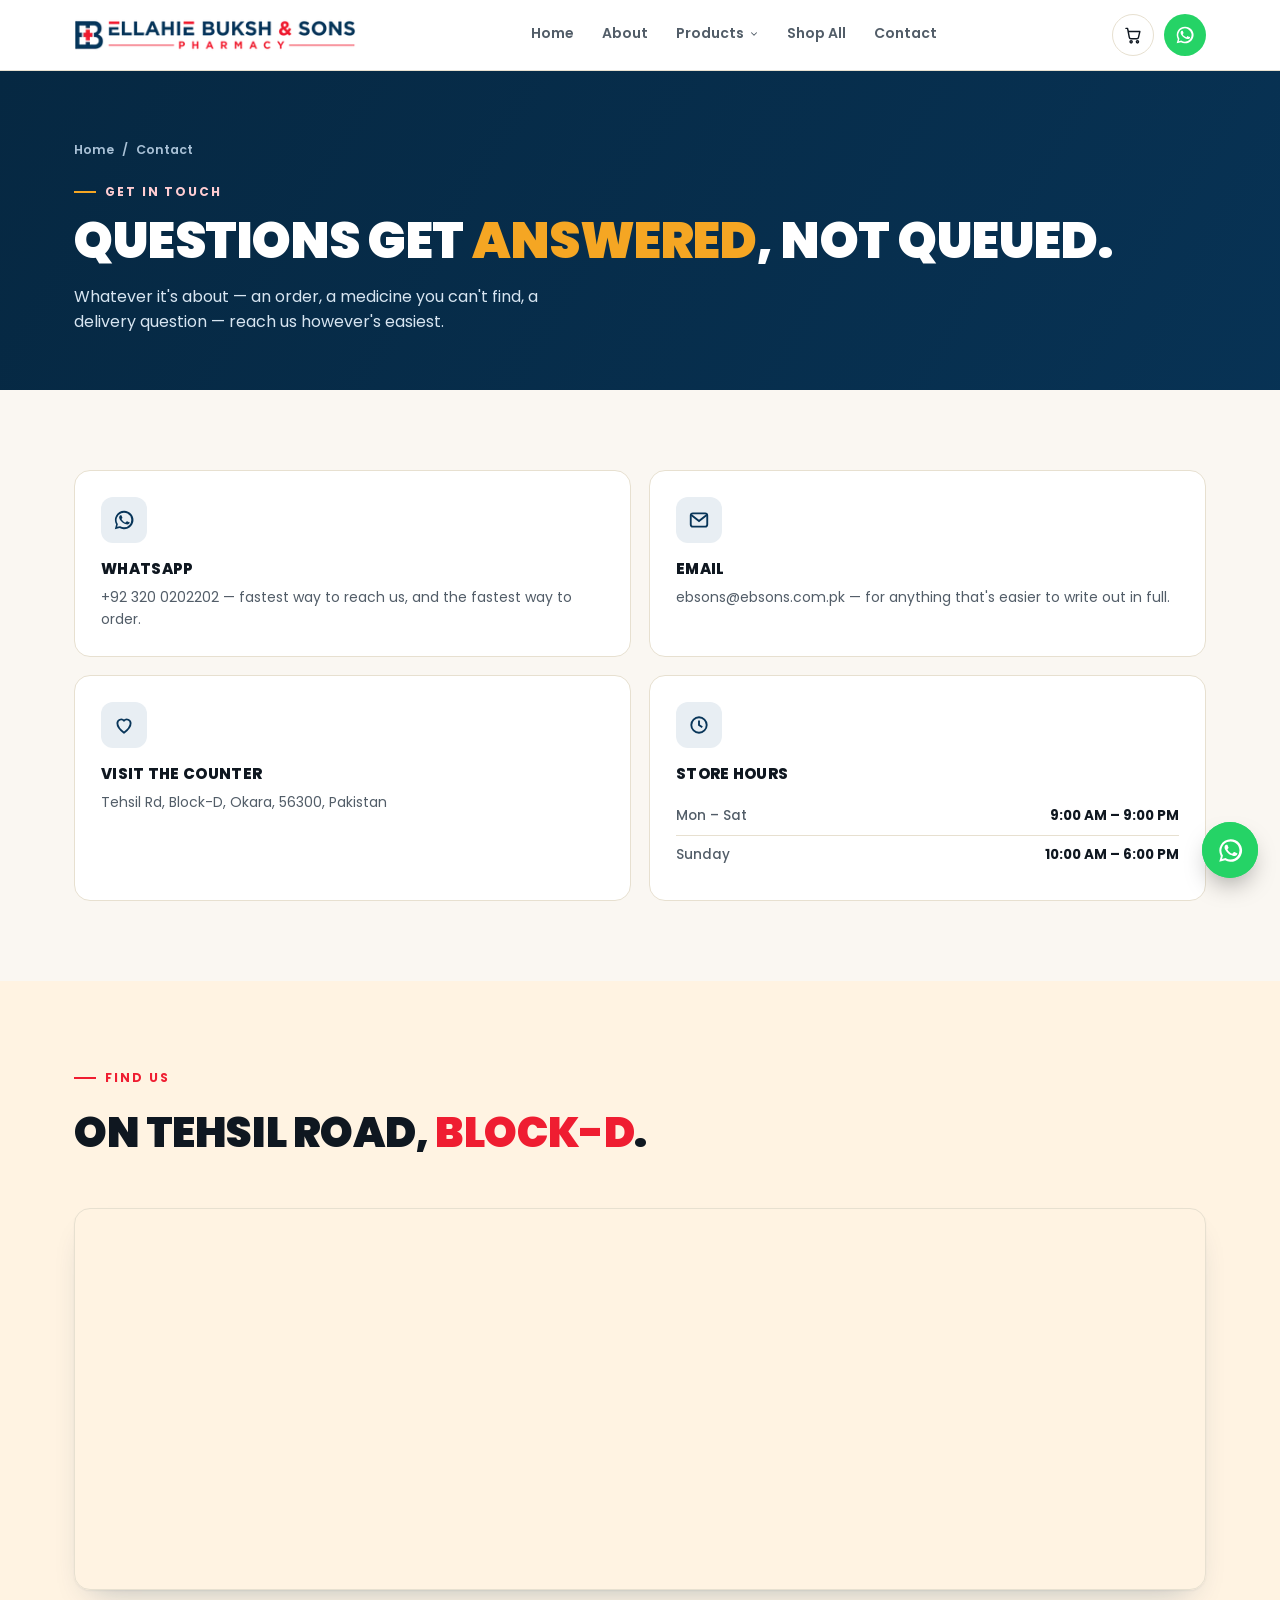
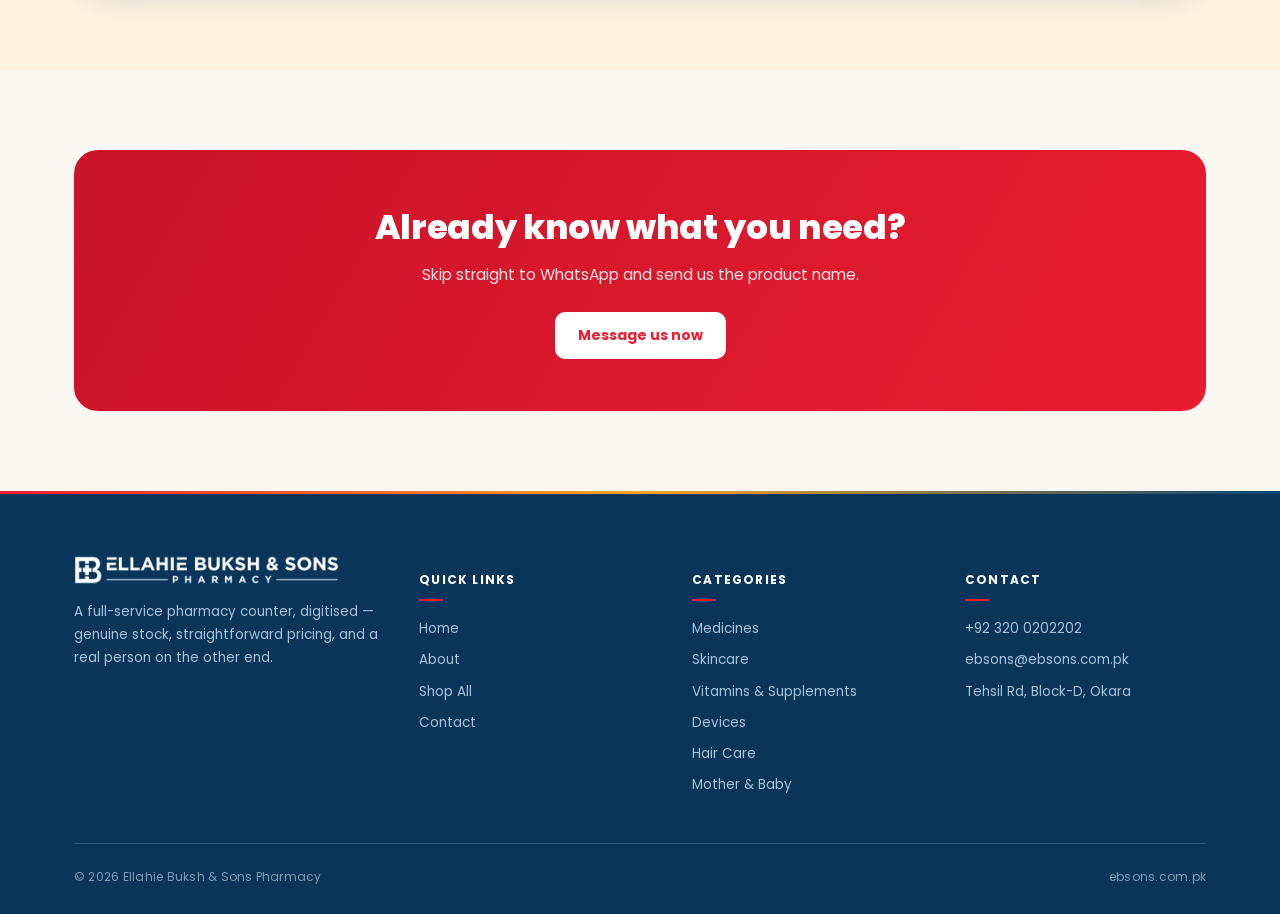
<file: contact.html>
<!DOCTYPE html>
<html lang="en">
<head>
<meta charset="UTF-8">
<meta name="viewport" content="width=device-width, initial-scale=1.0">
<title>Contact — Ellahie Buksh &amp; Sons Pharmacy</title>
<meta name="description" content="Reach Ellahie Buksh & Sons Pharmacy on WhatsApp, email, or visit the counter at Tehsil Rd, Block-D, Okara.">
<link rel="icon" href="assets/img/logo.webp" type="image/webp">
<link rel="preconnect" href="https://fonts.googleapis.com">
<link rel="preconnect" href="https://fonts.gstatic.com" crossorigin>
<link href="https://fonts.googleapis.com/css2?family=Poppins:ital,wght@0,400;0,500;0,600;0,700;0,800;0,900&family=IBM+Plex+Mono:wght@400;500;600&display=swap" rel="stylesheet">
<link rel="stylesheet" href="assets/css/style.css">
</head>
<body>

<header class="site-header">
  <div class="wrap header-inner">
    <a href="index.html" class="logo-link" aria-label="Ellahie Buksh & Sons Pharmacy">
      <img src="assets/img/logo.webp" alt="Ellahie Buksh & Sons Pharmacy">
    </a>
    <nav class="main-nav" id="mainNav">
      <a href="index.html">Home</a>
      <a href="about.html">About</a>
      <div class="nav-dropdown">
        <a href="shop.html">Products<svg class="drop-caret" viewBox="0 0 24 24"><polyline points="6 9 12 15 18 9"/></svg></a>
        <div class="drop-menu" id="navCatMenu"></div>
      </div>
      <a href="shop.html">Shop All</a>
      <a href="contact.html">Contact</a>
    </nav>
    <div style="display:flex; align-items:center; gap:10px;">
      <a class="icon-btn" href="https://wa.me/923200202202" target="_blank" rel="noopener noreferrer" aria-label="Chat on WhatsApp">
        <svg width="20" height="20" viewBox="0 0 24 24" fill="currentColor"><path d="M17.5 14.4c-.3-.1-1.7-.9-2-1-.3-.1-.5-.1-.7.1-.2.3-.8 1-.9 1.1-.2.2-.3.2-.6.1-.3-.1-1.2-.4-2.3-1.4-.9-.8-1.4-1.7-1.6-2-.2-.3 0-.5.1-.6.1-.1.3-.3.4-.5.1-.1.2-.3.3-.4.1-.2 0-.4 0-.5C10.1 9 9.6 7.8 9.4 7.3c-.2-.5-.4-.4-.6-.4h-.5c-.2 0-.5.1-.7.3-.2.3-.9.9-.9 2.1s1 2.5 1.1 2.6c.1.2 2 3 4.8 4.2.7.3 1.2.5 1.6.6.7.2 1.3.2 1.8.1.5-.1 1.7-.7 1.9-1.3.2-.6.2-1.2.2-1.3-.1-.1-.3-.2-.6-.3Z"/><path d="M12 2a10 10 0 0 0-8.6 15L2 22l5.2-1.4A10 10 0 1 0 12 2Zm0 18a8 8 0 0 1-4.1-1.1l-.3-.2-3.1.8.8-3-.2-.3A8 8 0 1 1 12 20Z"/></svg>
      </a>
      <button class="hamburger" id="hamburgerBtn" aria-label="Menu"><span></span><span></span><span></span></button>
    </div>
  </div>
</header>

<main>
  <section class="page-hero">
    <div class="wrap">
      <div class="crumbs"><a href="index.html">Home</a> / <span>Contact</span></div>
      <span class="kicker">Get in touch</span>
      <h1>Questions get <em>answered</em>, not queued.</h1>
      <p>Whatever it's about — an order, a medicine you can't find, a delivery question — reach us however's easiest.</p>
    </div>
  </section>

  <section>
    <div class="wrap">
      <div class="contact-grid">
        <a class="contact-card reveal" style="--delay:0s" href="https://wa.me/923200202202" target="_blank" rel="noopener noreferrer">
          <div class="contact-icon"><svg width="22" height="22" viewBox="0 0 24 24" fill="currentColor"><path d="M17.5 14.4c-.3-.1-1.7-.9-2-1-.3-.1-.5-.1-.7.1-.2.3-.8 1-.9 1.1-.2.2-.3.2-.6.1-.3-.1-1.2-.4-2.3-1.4-.9-.8-1.4-1.7-1.6-2-.2-.3 0-.5.1-.6.1-.1.3-.3.4-.5.1-.1.2-.3.3-.4.1-.2 0-.4 0-.5C10.1 9 9.6 7.8 9.4 7.3c-.2-.5-.4-.4-.6-.4h-.5c-.2 0-.5.1-.7.3-.2.3-.9.9-.9 2.1s1 2.5 1.1 2.6c.1.2 2 3 4.8 4.2.7.3 1.2.5 1.6.6.7.2 1.3.2 1.8.1.5-.1 1.7-.7 1.9-1.3.2-.6.2-1.2.2-1.3-.1-.1-.3-.2-.6-.3Z"/><path d="M12 2a10 10 0 0 0-8.6 15L2 22l5.2-1.4A10 10 0 1 0 12 2Zm0 18a8 8 0 0 1-4.1-1.1l-.3-.2-3.1.8.8-3-.2-.3A8 8 0 1 1 12 20Z"/></svg></div>
          <h3>WhatsApp</h3>
          <p>+92 320 0202202 — fastest way to reach us, and the fastest way to order.</p>
        </a>
        <a class="contact-card reveal" style="--delay:.08s" href="mailto:ebsons@ebsons.com.pk">
          <div class="contact-icon"><svg width="22" height="22" viewBox="0 0 20 20" fill="none" stroke="currentColor" stroke-width="1.7"><rect x="2.5" y="4" width="15" height="12" rx="2"/><path d="m3 5.5 7 5.5 7-5.5"/></svg></div>
          <h3>Email</h3>
          <p>ebsons@ebsons.com.pk — for anything that's easier to write out in full.</p>
        </a>
        <div class="contact-card reveal" style="--delay:.16s">
          <div class="contact-icon"><svg width="22" height="22" viewBox="0 0 20 20" fill="none" stroke="currentColor" stroke-width="1.7"><path d="M10 17s-6-4.2-6-8.5A3.5 3.5 0 0 1 10 6a3.5 3.5 0 0 1 6 2.5C16 12.8 10 17 10 17Z"/></svg></div>
          <h3>Visit the counter</h3>
          <p>Tehsil Rd, Block-D, Okara, 56300, Pakistan</p>
        </div>
        <div class="contact-card reveal" style="--delay:.24s">
          <div class="contact-icon"><svg width="22" height="22" viewBox="0 0 20 20" fill="none" stroke="currentColor" stroke-width="1.7"><circle cx="10" cy="10" r="7"/><path d="M10 6v4l3 2"/></svg></div>
          <h3>Store hours</h3>
          <div style="margin-top:12px;">
            <div class="hours-row"><span>Mon – Sat</span><span>9:00 AM – 9:00 PM</span></div>
            <div class="hours-row"><span>Sunday</span><span>10:00 AM – 6:00 PM</span></div>
          </div>
        </div>
      </div>
    </div>
  </section>

  <section class="section-cream">
    <div class="wrap">
      <div class="section-head reveal">
        <span class="kicker">Find us</span>
        <h2>On Tehsil Road, <em>Block-D</em>.</h2>
      </div>
      <div class="reveal" style="border-radius:16px; overflow:hidden; border:1px solid var(--line); box-shadow:var(--shadow);">
        <iframe
          title="Map to Ellahie Buksh & Sons Pharmacy, Tehsil Rd, Block-D, Okara"
          src="https://www.google.com/maps?q=Tehsil+Rd,+Block-D,+Okara,+Pakistan&output=embed"
          width="100%" height="380" style="border:0; display:block;" loading="lazy"
          referrerpolicy="no-referrer-when-downgrade">
        </iframe>
      </div>
    </div>
  </section>

  <section>
    <div class="wrap">
      <div class="cta-band reveal">
        <h2>Already know what you need?</h2>
        <p>Skip straight to WhatsApp and send us the product name.</p>
        <a class="btn btn-white" href="https://wa.me/923200202202" target="_blank" rel="noopener noreferrer">Message us now</a>
      </div>
    </div>
  </section>
</main>

<footer class="site-footer" id="footer">
  <div class="wrap">
    <div class="footer-grid">
      <div>
        <img class="footer-logo" src="assets/img/logo.webp" alt="Ellahie Buksh & Sons Pharmacy">
        <p>A full-service pharmacy counter, digitised — genuine stock, straightforward pricing, and a real person on the other end.</p>
      </div>
      <div class="footer-col">
        <h4>Quick Links</h4>
        <a href="index.html">Home</a>
        <a href="about.html">About</a>
        <a href="shop.html">Shop All</a>
        <a href="contact.html">Contact</a>
      </div>
      <div class="footer-col" id="footerCategories">
        <h4>Categories</h4>
      </div>
      <div class="footer-col">
        <h4>Contact</h4>
        <a href="https://wa.me/923200202202" target="_blank" rel="noopener noreferrer">+92 320 0202202</a>
        <a href="mailto:ebsons@ebsons.com.pk">ebsons@ebsons.com.pk</a>
        <span>Tehsil Rd, Block-D, Okara</span>
      </div>
    </div>
    <div class="footer-bottom">
      <span>© <span id="year"></span> Ellahie Buksh &amp; Sons Pharmacy</span>
      <span>ebsons.com.pk</span>
    </div>
  </div>
</footer>

<a class="wa-float" href="https://wa.me/923200202202" target="_blank" rel="noopener noreferrer" aria-label="Chat on WhatsApp">
  <svg width="27" height="27" viewBox="0 0 24 24" fill="currentColor"><path d="M17.5 14.4c-.3-.1-1.7-.9-2-1-.3-.1-.5-.1-.7.1-.2.3-.8 1-.9 1.1-.2.2-.3.2-.6.1-.3-.1-1.2-.4-2.3-1.4-.9-.8-1.4-1.7-1.6-2-.2-.3 0-.5.1-.6.1-.1.3-.3.4-.5.1-.1.2-.3.3-.4.1-.2 0-.4 0-.5C10.1 9 9.6 7.8 9.4 7.3c-.2-.5-.4-.4-.6-.4h-.5c-.2 0-.5.1-.7.3-.2.3-.9.9-.9 2.1s1 2.5 1.1 2.6c.1.2 2 3 4.8 4.2.7.3 1.2.5 1.6.6.7.2 1.3.2 1.8.1.5-.1 1.7-.7 1.9-1.3.2-.6.2-1.2.2-1.3-.1-.1-.3-.2-.6-.3Z"/><path d="M12 2a10 10 0 0 0-8.6 15L2 22l5.2-1.4A10 10 0 1 0 12 2Zm0 18a8 8 0 0 1-4.1-1.1l-.3-.2-3.1.8.8-3-.2-.3A8 8 0 1 1 12 20Z"/></svg>
</a>

<script src="assets/js/nav.js"></script>
<script src="assets/js/icons.js"></script>
<script src="assets/js/cart.js"></script>
</body>
</html>
</file>
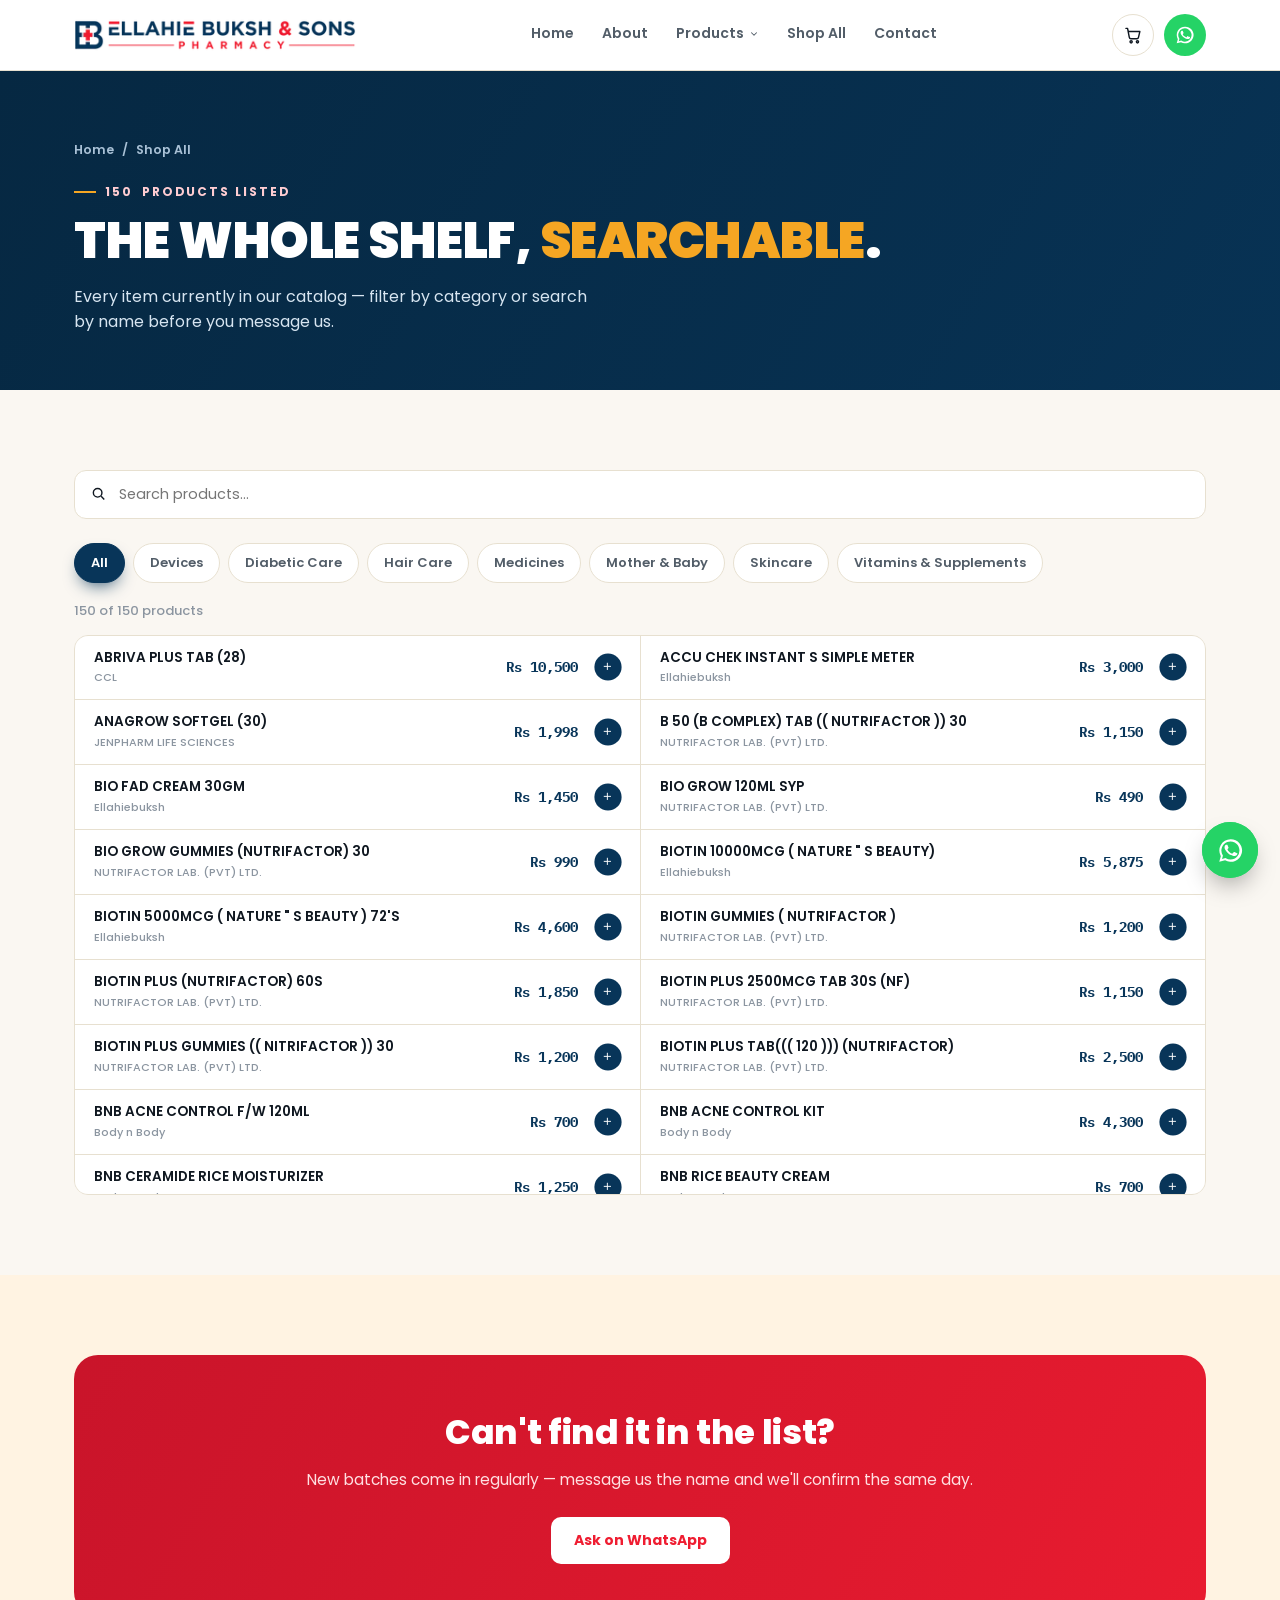
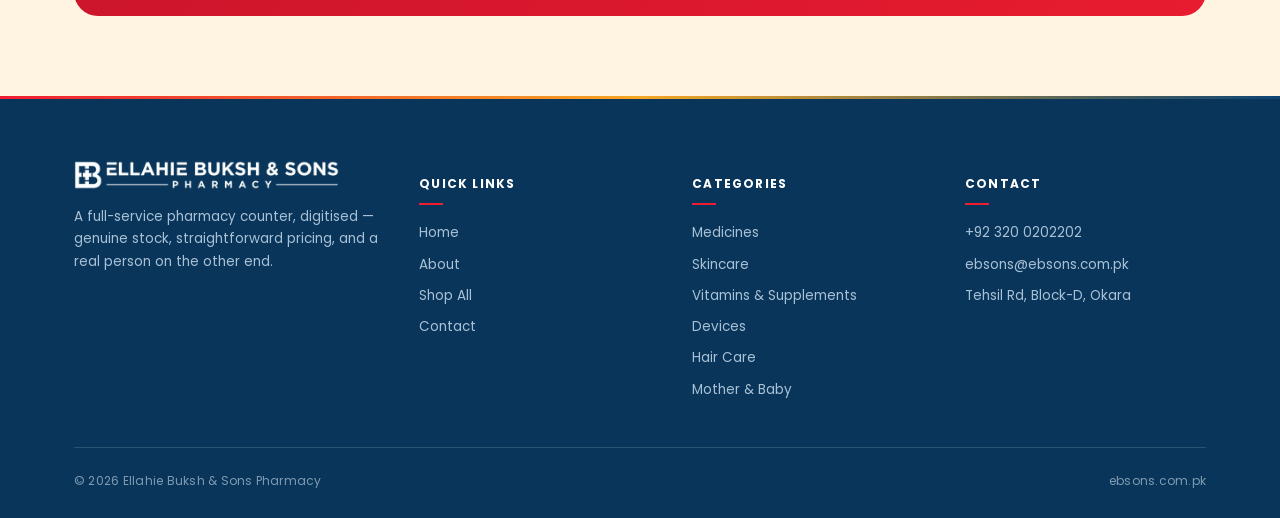
<file: shop.html>
<!DOCTYPE html>
<html lang="en">
<head>
<meta charset="UTF-8">
<meta name="viewport" content="width=device-width, initial-scale=1.0">
<title>Shop All — Ellahie Buksh &amp; Sons Pharmacy</title>
<meta name="description" content="Search and filter the full product catalog at Ellahie Buksh & Sons Pharmacy — 150+ medicines, devices, skincare and more.">
<link rel="icon" href="assets/img/logo.webp" type="image/webp">
<link rel="preconnect" href="https://fonts.googleapis.com">
<link rel="preconnect" href="https://fonts.gstatic.com" crossorigin>
<link href="https://fonts.googleapis.com/css2?family=Poppins:ital,wght@0,400;0,500;0,600;0,700;0,800;0,900&family=IBM+Plex+Mono:wght@400;500;600&display=swap" rel="stylesheet">
<link rel="stylesheet" href="assets/css/style.css">
</head>
<body>

<header class="site-header">
  <div class="wrap header-inner">
    <a href="index.html" class="logo-link" aria-label="Ellahie Buksh & Sons Pharmacy">
      <img src="assets/img/logo.webp" alt="Ellahie Buksh & Sons Pharmacy">
    </a>
    <nav class="main-nav" id="mainNav">
      <a href="index.html">Home</a>
      <a href="about.html">About</a>
      <div class="nav-dropdown">
        <a href="shop.html">Products<svg class="drop-caret" viewBox="0 0 24 24"><polyline points="6 9 12 15 18 9"/></svg></a>
        <div class="drop-menu" id="navCatMenu"></div>
      </div>
      <a href="shop.html">Shop All</a>
      <a href="contact.html">Contact</a>
    </nav>
    <div style="display:flex; align-items:center; gap:10px;">
      <a class="icon-btn" href="https://wa.me/923200202202" target="_blank" rel="noopener noreferrer" aria-label="Chat on WhatsApp">
        <svg width="20" height="20" viewBox="0 0 24 24" fill="currentColor"><path d="M17.5 14.4c-.3-.1-1.7-.9-2-1-.3-.1-.5-.1-.7.1-.2.3-.8 1-.9 1.1-.2.2-.3.2-.6.1-.3-.1-1.2-.4-2.3-1.4-.9-.8-1.4-1.7-1.6-2-.2-.3 0-.5.1-.6.1-.1.3-.3.4-.5.1-.1.2-.3.3-.4.1-.2 0-.4 0-.5C10.1 9 9.6 7.8 9.4 7.3c-.2-.5-.4-.4-.6-.4h-.5c-.2 0-.5.1-.7.3-.2.3-.9.9-.9 2.1s1 2.5 1.1 2.6c.1.2 2 3 4.8 4.2.7.3 1.2.5 1.6.6.7.2 1.3.2 1.8.1.5-.1 1.7-.7 1.9-1.3.2-.6.2-1.2.2-1.3-.1-.1-.3-.2-.6-.3Z"/><path d="M12 2a10 10 0 0 0-8.6 15L2 22l5.2-1.4A10 10 0 1 0 12 2Zm0 18a8 8 0 0 1-4.1-1.1l-.3-.2-3.1.8.8-3-.2-.3A8 8 0 1 1 12 20Z"/></svg>
      </a>
      <button class="hamburger" id="hamburgerBtn" aria-label="Menu"><span></span><span></span><span></span></button>
    </div>
  </div>
</header>

<main>
  <section class="page-hero">
    <div class="wrap">
      <div class="crumbs"><a href="index.html">Home</a> / <span>Shop All</span></div>
      <span class="kicker"><span id="shopTotal">150</span> products listed</span>
      <h1>The whole shelf, <em>searchable</em>.</h1>
      <p>Every item currently in our catalog — filter by category or search by name before you message us.</p>
    </div>
  </section>

  <section>
    <div class="wrap">
      <div class="catalog-controls reveal">
        <div class="search-box">
          <svg width="16" height="16" viewBox="0 0 20 20" fill="none" stroke="currentColor" stroke-width="1.8"><circle cx="8.5" cy="8.5" r="5.5"/><path d="m17 17-4-4"/></svg>
          <input type="text" id="catalogSearch" placeholder="Search products…">
        </div>
      </div>
      <div class="chip-row reveal" id="chipRow" style="margin-bottom:18px;"></div>
      <div class="catalog-count reveal" id="catalogCount"></div>
      <div class="catalog-list reveal" id="catalogList"></div>
    </div>
  </section>

  <section class="section-cream">
    <div class="wrap">
      <div class="cta-band reveal">
        <h2>Can't find it in the list?</h2>
        <p>New batches come in regularly — message us the name and we'll confirm the same day.</p>
        <a class="btn btn-white" href="https://wa.me/923200202202" target="_blank" rel="noopener noreferrer">Ask on WhatsApp</a>
      </div>
    </div>
  </section>
</main>

<footer class="site-footer" id="footer">
  <div class="wrap">
    <div class="footer-grid">
      <div>
        <img class="footer-logo" src="assets/img/logo.webp" alt="Ellahie Buksh & Sons Pharmacy">
        <p>A full-service pharmacy counter, digitised — genuine stock, straightforward pricing, and a real person on the other end.</p>
      </div>
      <div class="footer-col">
        <h4>Quick Links</h4>
        <a href="index.html">Home</a>
        <a href="about.html">About</a>
        <a href="shop.html">Shop All</a>
        <a href="contact.html">Contact</a>
      </div>
      <div class="footer-col" id="footerCategories">
        <h4>Categories</h4>
      </div>
      <div class="footer-col">
        <h4>Contact</h4>
        <a href="https://wa.me/923200202202" target="_blank" rel="noopener noreferrer">+92 320 0202202</a>
        <a href="mailto:ebsons@ebsons.com.pk">ebsons@ebsons.com.pk</a>
        <span>Tehsil Rd, Block-D, Okara</span>
      </div>
    </div>
    <div class="footer-bottom">
      <span>© <span id="year"></span> Ellahie Buksh &amp; Sons Pharmacy</span>
      <span>ebsons.com.pk</span>
    </div>
  </div>
</footer>

<a class="wa-float" href="https://wa.me/923200202202" target="_blank" rel="noopener noreferrer" aria-label="Chat on WhatsApp">
  <svg width="27" height="27" viewBox="0 0 24 24" fill="currentColor"><path d="M17.5 14.4c-.3-.1-1.7-.9-2-1-.3-.1-.5-.1-.7.1-.2.3-.8 1-.9 1.1-.2.2-.3.2-.6.1-.3-.1-1.2-.4-2.3-1.4-.9-.8-1.4-1.7-1.6-2-.2-.3 0-.5.1-.6.1-.1.3-.3.4-.5.1-.1.2-.3.3-.4.1-.2 0-.4 0-.5C10.1 9 9.6 7.8 9.4 7.3c-.2-.5-.4-.4-.6-.4h-.5c-.2 0-.5.1-.7.3-.2.3-.9.9-.9 2.1s1 2.5 1.1 2.6c.1.2 2 3 4.8 4.2.7.3 1.2.5 1.6.6.7.2 1.3.2 1.8.1.5-.1 1.7-.7 1.9-1.3.2-.6.2-1.2.2-1.3-.1-.1-.3-.2-.6-.3Z"/><path d="M12 2a10 10 0 0 0-8.6 15L2 22l5.2-1.4A10 10 0 1 0 12 2Zm0 18a8 8 0 0 1-4.1-1.1l-.3-.2-3.1.8.8-3-.2-.3A8 8 0 1 1 12 20Z"/></svg>
</a>

<script src="assets/js/nav.js"></script>
<script src="assets/js/icons.js"></script>
<script src="assets/js/cart.js"></script>
<script src="assets/js/shop.js"></script>
</body>
</html>
</file>
<file: assets/css/style.css>
:root{
  --navy:#083559;
  --navy-2:#0d4573;
  --navy-3:#062842;
  --navy-ink:#ffffff;
  --navy-soft:#e8eef3;
  --red:#ef1d31;
  --red-2:#c9142a;
  --red-ink:#ffffff;
  --amber:#f5a623;
  --amber-ink:#2a1a02;
  --amber-bg:#fdecc9;
  --paper:#faf7f2;
  --cream:#fff3e2;
  --surface:#ffffff;
  --surface-2:#f2ede1;
  --line:#e7e0d0;
  --ink:#0f1720;
  --ink-soft:#525d68;
  --ink-faint:#8b95a0;
  --good:#1e8a5b;
  --good-bg:#e5f3ec;
  --shadow: 0 1px 2px rgba(8,53,89,.06), 0 16px 32px -18px rgba(8,53,89,.32);
  --glow-red: 0 10px 26px -8px rgba(239,29,49,.5);
  --glow-amber: 0 10px 26px -8px rgba(245,166,35,.5);
}
@media (prefers-color-scheme: dark){
  :root:not([data-theme="light"]){
    --navy:#6ba0d4; --navy-2:#3f7cb8; --navy-3:#0a2036; --navy-ink:#06192b; --navy-soft:#16283a;
    --red:#ff5a68; --red-2:#ff8188; --red-ink:#20040a;
    --amber:#ffc250; --amber-ink:#2a1a02; --amber-bg:#3a2a0d;
    --paper:#0d1117; --cream:#171310; --surface:#161b22; --surface-2:#1d232c;
    --line:#2b3441; --ink:#eef1f4; --ink-soft:#a8b2bd; --ink-faint:#707b87;
    --good:#4fbf8e; --good-bg:#0f2a20;
    --shadow: 0 1px 2px rgba(0,0,0,.4), 0 16px 32px -18px rgba(0,0,0,.6);
    --glow-red: 0 10px 26px -8px rgba(255,90,104,.4);
    --glow-amber: 0 10px 26px -8px rgba(255,194,80,.4);
  }
}
:root[data-theme="dark"]{
  --navy:#6ba0d4; --navy-2:#3f7cb8; --navy-3:#0a2036; --navy-ink:#06192b; --navy-soft:#16283a;
  --red:#ff5a68; --red-2:#ff8188; --red-ink:#20040a;
  --amber:#ffc250; --amber-ink:#2a1a02; --amber-bg:#3a2a0d;
  --paper:#0d1117; --cream:#171310; --surface:#161b22; --surface-2:#1d232c;
  --line:#2b3441; --ink:#eef1f4; --ink-soft:#a8b2bd; --ink-faint:#707b87;
  --good:#4fbf8e; --good-bg:#0f2a20;
  --shadow: 0 1px 2px rgba(0,0,0,.4), 0 16px 32px -18px rgba(0,0,0,.6);
  --glow-red: 0 10px 26px -8px rgba(255,90,104,.4);
  --glow-amber: 0 10px 26px -8px rgba(255,194,80,.4);
}

*{box-sizing:border-box;}
html, body{overflow-x:hidden; max-width:100%;}
html{scroll-behavior:smooth;}
@media (prefers-reduced-motion: reduce){ html{scroll-behavior:auto;} }
body{
  margin:0; background:var(--paper); color:var(--ink);
  font-family:'Poppins', system-ui, -apple-system, sans-serif;
  -webkit-font-smoothing:antialiased;
}
h1,h2,h3{font-family:'Poppins',sans-serif; font-weight:800; text-wrap:balance; margin:0; letter-spacing:-.01em; color:var(--ink);}
p{margin:0;}
a{color:inherit; text-decoration:none;}
img{display:block;}
button{font-family:inherit;}
.mono{font-family:'IBM Plex Mono', ui-monospace, monospace; font-variant-numeric:tabular-nums;}
.wrap{max-width:1180px; margin:0 auto; padding:0 24px;}
@media (max-width:640px){ .wrap{padding:0 18px;} }
::selection{background:var(--red); color:var(--red-ink);}
a:focus-visible, button:focus-visible, input:focus-visible{outline:2px solid var(--red); outline-offset:3px; border-radius:4px;}

/* ---------- header ---------- */
.site-header{position:sticky; top:0; z-index:50; background:var(--surface); border-bottom:1px solid var(--line);}
.header-inner{display:flex; align-items:center; justify-content:space-between; gap:18px; padding-top:14px; padding-bottom:14px;}
.logo-link{display:flex; align-items:center;}
.logo-link img{height:32px; width:auto;}
.main-nav{display:flex; align-items:center; gap:28px;}
.main-nav a{font-size:14px; font-weight:600; color:var(--ink-soft); position:relative; padding-bottom:3px;}
.main-nav a::after{
  content:''; position:absolute; left:0; right:100%; bottom:0; height:2px; background:var(--red);
  transition:right .25s cubic-bezier(.4,0,.2,1);
}
.main-nav a:hover{color:var(--navy);}
.main-nav a:hover::after{right:0;}
@media (max-width:820px){ .main-nav{display:none;} }
.icon-btn{
  width:42px; height:42px; border-radius:50%; background:#25D366; color:#fff;
  display:flex; align-items:center; justify-content:center; flex-shrink:0;
  transition:transform .2s cubic-bezier(.34,1.56,.64,1), box-shadow .2s ease;
}
.icon-btn:hover{transform:scale(1.1) rotate(-6deg); box-shadow:0 8px 18px -6px rgba(37,211,102,.6);}
.btn{
  position:relative; overflow:hidden;
  display:inline-flex; align-items:center; gap:8px; font-size:14px; font-weight:700;
  padding:12px 22px; border-radius:10px; border:1.5px solid transparent; white-space:nowrap;
  transition:transform .2s cubic-bezier(.34,1.56,.64,1), box-shadow .2s ease;
}
.btn::before{
  content:''; position:absolute; inset:0; pointer-events:none;
  background:linear-gradient(115deg, transparent 30%, rgba(255,255,255,.4) 48%, rgba(255,255,255,.4) 52%, transparent 70%);
  transform:translateX(-120%); transition:transform .55s ease;
}
.btn:hover::before{transform:translateX(120%);}
.btn-red{background:var(--red); color:var(--red-ink);}
.btn-red:hover{transform:translateY(-2px) scale(1.02); box-shadow:var(--glow-red);}
.btn-navy{background:var(--navy); color:var(--navy-ink);}
.btn-navy:hover{transform:translateY(-2px) scale(1.02); box-shadow:0 10px 22px -10px rgba(8,53,89,.5);}
.btn-outline{background:transparent; border-color:var(--line); color:var(--ink);}
.btn-outline:hover{border-color:var(--navy); color:var(--navy); transform:translateY(-2px);}
.btn-white{background:#fff; color:var(--red);}
.btn-white:hover{transform:translateY(-2px) scale(1.02); box-shadow:0 10px 22px -10px rgba(0,0,0,.35);}

/* ---------- hero ---------- */
.hero{
  position:relative; overflow:hidden; color:#fff;
  background:linear-gradient(120deg, var(--navy-3), var(--navy) 45%, var(--navy-2) 70%, var(--navy-3));
  background-size:280% 280%;
  animation:heroGradient 16s ease infinite;
}
@keyframes heroGradient{
  0%{background-position:0% 50%;}
  50%{background-position:100% 50%;}
  100%{background-position:0% 50%;}
}
@media (prefers-reduced-motion: reduce){ .hero{animation:none;} }
.hero-cross{position:absolute; top:50%; right:-100px; width:520px; height:520px; transform-origin:50% 50%; opacity:.08; pointer-events:none; animation:crossSpin 60s linear infinite;}
@keyframes crossSpin{ from{transform:translateY(-50%) rotate(0deg);} to{transform:translateY(-50%) rotate(360deg);} }
@media (prefers-reduced-motion: reduce){ .hero-cross{animation:none; transform:translateY(-50%) rotate(10deg);} }
.hero-inner{position:relative; z-index:1; padding-top:96px; padding-bottom:84px; display:grid; grid-template-columns:1.15fr .85fr; gap:48px; align-items:center;}
@media (max-width:900px){ .hero-inner{grid-template-columns:1fr; padding-top:60px; padding-bottom:48px;} }
.eyebrow{display:inline-flex; align-items:center; gap:8px; font-size:12px; font-weight:700; letter-spacing:.1em; text-transform:uppercase; color:#ffcdd2; margin-bottom:20px;}
.eyebrow .dot{width:6px; height:6px; border-radius:50%; background:var(--red); box-shadow:0 0 0 0 rgba(239,29,49,.6); animation:dotPulse 2s ease-out infinite;}
@keyframes dotPulse{
  0%{box-shadow:0 0 0 0 rgba(239,29,49,.55);}
  70%{box-shadow:0 0 0 7px rgba(239,29,49,0);}
  100%{box-shadow:0 0 0 0 rgba(239,29,49,0);}
}
.hero h1{color:#fff; font-size:clamp(38px,5.4vw,60px); font-weight:900; line-height:1.03;}
.hero h1 span{color:var(--amber);}
.hero-sub{margin-top:22px; font-size:17px; line-height:1.65; color:#d7e5f1; max-width:44ch; font-weight:400;}
.hero-actions{display:flex; gap:12px; margin-top:34px; flex-wrap:wrap;}
.hero-stats-row{display:flex; gap:30px; margin-top:46px; flex-wrap:wrap;}
.hero-stats-row div b{display:block; font-size:26px; font-weight:800; color:#fff;}
.hero-stats-row div span{font-size:12px; color:#a9c1d6; font-weight:500;}
.hero-visual{position:relative; z-index:1; perspective:1000px;}
.hero-visual-card{
  position:relative;
  background:var(--surface); border-radius:20px; padding:22px; box-shadow:0 30px 60px -24px rgba(0,0,0,.5); color:var(--ink);
  transform-style:preserve-3d; transition:transform .25s ease-out, box-shadow .25s ease-out;
  will-change:transform;
}
.hero-visual-card.tilting{transition:none;}
.hero-visual-card img{border-radius:12px; width:100%; height:200px; object-fit:cover; background:var(--surface-2); transition:transform .4s ease;}
.hero-visual-card:hover img{transform:scale(1.04);}
.hero-visual-tag{display:flex; align-items:center; justify-content:space-between; margin-top:14px;}
.hero-visual-tag b{font-size:14.5px; font-weight:700;}
.hero-visual-price{font-family:'IBM Plex Mono',monospace; font-weight:600; color:var(--navy);}
.hero-visual-badge{
  position:absolute; top:-14px; right:18px; background:var(--amber); color:var(--amber-ink);
  font-size:11px; font-weight:800; padding:7px 14px; border-radius:999px; display:flex; align-items:center; gap:6px;
  box-shadow:var(--glow-amber); animation:badgeFloat 3s ease-in-out infinite;
}
@keyframes badgeFloat{ 0%,100%{transform:translateY(0);} 50%{transform:translateY(-5px);} }
@media (prefers-reduced-motion: reduce){ .hero-visual-badge, .eyebrow .dot{animation:none;} }

/* ---------- sections ---------- */
section{padding:80px 0;}
@media (max-width:640px){
  section{padding:48px 0;}
  .section-head{margin-bottom:26px;}
}
@media (max-width:480px){
  section{padding:40px 0;}
}
.section-cream{background:var(--cream);}
.section-navy{background:var(--navy); color:#fff;}
.section-navy h2{color:#fff;}
.section-head{max-width:640px; margin-bottom:44px;}
.section-head.center{max-width:640px; margin-left:auto; margin-right:auto; text-align:center;}
.kicker{display:inline-flex; align-items:center; gap:9px; font-size:12px; font-weight:700; letter-spacing:.16em; text-transform:uppercase; color:var(--red); margin-bottom:14px;}
.kicker::before{content:''; width:22px; height:2px; background:var(--red); display:block; flex-shrink:0;}
.section-navy .kicker{color:var(--amber);}
.section-navy .kicker::before{background:var(--amber);}
.section-head h2{font-size:clamp(28px,3.8vw,42px); font-weight:900; text-transform:uppercase; letter-spacing:-.01em;}
.section-head h2 em{font-style:normal; color:var(--red);}
.section-navy .section-head h2 em{color:var(--amber);}
.section-head p{margin-top:14px; color:var(--ink-soft); font-size:16px; line-height:1.65; font-weight:400;}
.section-navy .section-head p{color:#cfe0ee;}

.reveal{opacity:0; transform:translateY(24px) scale(.98); transition:opacity .65s cubic-bezier(.2,.7,.3,1), transform .65s cubic-bezier(.2,.7,.3,1); transition-delay:var(--delay,0s);}
.reveal.in{opacity:1; transform:none;}
@media (prefers-reduced-motion: reduce){ .reveal{opacity:1; transform:none; transition:none;} }

/* featured products */
.product-grid{display:grid; grid-template-columns:repeat(4,1fr); gap:18px;}
@media (max-width:980px){ .product-grid{grid-template-columns:repeat(3,1fr);} }
@media (max-width:720px){ .product-grid{grid-template-columns:repeat(2,1fr);} }
@media (max-width:460px){ .product-grid{grid-template-columns:1fr;} }
.product-card{
  background:var(--surface); border:1px solid var(--line); border-radius:16px; overflow:hidden;
  display:flex; flex-direction:column; transition:transform .25s cubic-bezier(.2,.7,.3,1), box-shadow .25s ease, border-color .25s ease;
}
.product-card:hover{transform:translateY(-6px); box-shadow:var(--shadow); border-color:var(--navy);}
.product-img-wrap{aspect-ratio:1/1; background:var(--surface-2); position:relative; overflow:hidden;}
.product-img-wrap img{width:100%; height:100%; object-fit:cover; transition:transform .5s cubic-bezier(.2,.7,.3,1);}
.product-card:hover .product-img-wrap img{transform:scale(1.1) rotate(-1deg);}
.product-vendor{position:absolute; top:10px; left:10px; font-size:9.5px; font-weight:700; text-transform:uppercase; letter-spacing:.05em; background:rgba(8,53,89,.9); color:#fff; padding:3px 8px; border-radius:20px; transition:background .2s ease;}
.product-body{padding:14px 14px 16px; display:flex; flex-direction:column; gap:8px; flex:1;}
.product-body h3{font-size:13.5px; font-weight:700; line-height:1.4; font-family:'Poppins',sans-serif;}
.product-desc{font-size:12px; color:var(--ink-faint); line-height:1.55;}
.product-foot{display:flex; align-items:center; justify-content:space-between; margin-top:auto; padding-top:4px;}
.product-price{font-family:'IBM Plex Mono',monospace; font-weight:700; color:var(--navy); font-size:15px; transition:color .2s ease;}
.product-card:hover .product-price{color:var(--red);}
.mini-wa{
  width:32px; height:32px; border-radius:50%; background:#25D366; color:#fff; display:flex; align-items:center; justify-content:center; flex-shrink:0;
  transform:scale(0.85); transition:transform .25s cubic-bezier(.34,1.56,.64,1), filter .2s ease;
}
.product-card:hover .mini-wa{transform:scale(1);}
.mini-wa:hover{filter:brightness(1.1); transform:scale(1.12) !important;}

/* catalog / shop-the-full-range */
.catalog-controls{display:flex; gap:12px; flex-wrap:wrap; align-items:center; margin-bottom:24px;}
.search-box{
  flex:1; min-width:220px; display:flex; align-items:center; gap:10px;
  background:var(--surface); border:1.5px solid var(--line); border-radius:12px; padding:12px 16px;
}
.search-box{transition:border-color .2s ease, box-shadow .2s ease;}
.search-box:focus-within{border-color:var(--navy); box-shadow:0 0 0 4px var(--navy-soft);}
.search-box input{border:none; outline:none; background:none; font-size:14.5px; width:100%; color:var(--ink); font-family:inherit;}
.chip-row{display:flex; gap:8px; flex-wrap:wrap;}
.chip{
  --chip-color:var(--navy);
  font-size:13px; font-weight:600; padding:9px 16px; border-radius:999px;
  background:var(--surface); border:1.5px solid var(--line); color:var(--ink-soft); cursor:pointer;
  transition:transform .18s cubic-bezier(.34,1.56,.64,1), background .18s ease, border-color .18s ease, color .18s ease, box-shadow .18s ease;
}
.chip:hover{border-color:var(--chip-color); color:var(--chip-color); transform:translateY(-2px);}
.chip.active{background:var(--chip-color); border-color:var(--chip-color); color:#fff; box-shadow:0 8px 18px -8px var(--chip-color);}
.catalog-count{font-size:13px; color:var(--ink-faint); margin-bottom:14px; font-weight:500;}
.catalog-list{
  display:grid; grid-template-columns:repeat(2,1fr); gap:1px;
  background:var(--line); border:1px solid var(--line); border-radius:14px; overflow:hidden;
  max-height:560px; overflow-y:auto;
}
@media (max-width:720px){ .catalog-list{grid-template-columns:1fr;} }
.catalog-row{
  background:var(--surface); padding:13px 16px; display:flex; align-items:center; justify-content:space-between; gap:12px;
  transition:background .15s ease, padding-left .15s ease;
  border-left:3px solid transparent;
}
.catalog-row > div:first-child{min-width:0; flex:1;}
.catalog-row > div:last-child{flex-shrink:0;}
@media (max-width:360px){
  .catalog-row{padding:12px 14px 12px 12px; gap:6px;}
  .catalog-row > div:last-child{gap:6px !important;}
  .catalog-row .mini-add-to-cart{width:26px; height:26px; transform:scale(1);}
  .catalog-row .mini-add-to-cart svg{width:12px; height:12px;}
  .catalog-row-price{font-size:12px;}
}
.catalog-row:hover{background:var(--surface-2); border-left-color:var(--red); padding-left:19px;}
.catalog-row-name{font-size:13.5px; font-weight:600; line-height:1.4;}
.catalog-row-vendor{font-size:11px; color:var(--ink-faint); margin-top:2px; font-weight:500;}
.catalog-row-price{font-family:'IBM Plex Mono',monospace; font-weight:700; color:var(--navy); font-size:13.5px; white-space:nowrap;}
.catalog-empty{padding:40px; text-align:center; color:var(--ink-faint); font-size:14px; grid-column:1/-1;}

/* brands marquee */
.marquee{position:relative; overflow:hidden; -webkit-mask-image:linear-gradient(90deg,transparent,#000 8%,#000 92%,transparent); mask-image:linear-gradient(90deg,transparent,#000 8%,#000 92%,transparent);}
.marquee-track{display:flex; gap:16px; width:max-content; animation:marqueeScroll 32s linear infinite;}
.marquee:hover .marquee-track{animation-play-state:paused;}
@keyframes marqueeScroll{ from{transform:translateX(0);} to{transform:translateX(-50%);} }
@media (prefers-reduced-motion: reduce){ .marquee-track{animation:none;} }
.brand-pill{
  padding:14px 26px; border-radius:12px; background:var(--surface); border:1px solid var(--line);
  font-weight:700; font-size:15px; color:var(--navy); white-space:nowrap; flex-shrink:0;
  transition:transform .2s ease, box-shadow .2s ease, background .2s ease, color .2s ease;
}
.brand-pill:hover{transform:translateY(-3px) scale(1.04); box-shadow:var(--shadow); background:var(--navy); color:#fff;}

/* why / feature list */
.feature-grid{display:grid; grid-template-columns:repeat(3,1fr); gap:24px;}
@media (max-width:820px){ .feature-grid{grid-template-columns:1fr 1fr;} }
@media (max-width:520px){ .feature-grid{grid-template-columns:1fr;} }
.feature-card{background:var(--surface); border-radius:16px; padding:26px 22px; border:1px solid var(--line); transition:transform .25s cubic-bezier(.2,.7,.3,1), box-shadow .25s ease, border-color .25s ease;}
.feature-card:hover{transform:translateY(-5px); box-shadow:var(--shadow); border-color:var(--red);}
.feature-icon{width:46px; height:46px; border-radius:12px; background:var(--navy-soft); color:var(--navy); display:flex; align-items:center; justify-content:center; margin-bottom:16px; transition:background .25s ease, color .25s ease, transform .25s cubic-bezier(.34,1.56,.64,1);}
.feature-card:hover .feature-icon{background:var(--red); color:#fff; transform:scale(1.1) rotate(-6deg);}
.feature-card h3{font-size:16.5px; font-weight:700; margin-bottom:8px;}
.feature-card p{font-size:14px; color:var(--ink-soft); line-height:1.6; font-weight:400;}

/* FAQ */
.faq-list{display:flex; flex-direction:column; gap:12px; max-width:760px;}
.faq-item{background:rgba(255,255,255,.06); border:1px solid rgba(255,255,255,.16); border-radius:14px; overflow:hidden; transition:background .2s ease, border-color .2s ease;}
.faq-item:hover{background:rgba(255,255,255,.1); border-color:rgba(255,255,255,.3);}
.faq-item.open{background:rgba(255,255,255,.12); border-color:var(--amber);}
.faq-q{
  width:100%; text-align:left; padding:18px 20px; background:none; border:none; color:#fff;
  font-size:15px; font-weight:700; display:flex; align-items:center; justify-content:space-between; gap:12px; cursor:pointer;
}
.faq-plus{font-size:20px; font-weight:400; transition:transform .3s cubic-bezier(.34,1.56,.64,1); flex-shrink:0; color:var(--amber);}
.faq-item.open .faq-plus{transform:rotate(45deg) scale(1.15);}
.faq-a{max-height:0; overflow:hidden; transition:max-height .3s ease;}
.faq-a p{padding:0 20px 18px; font-size:14px; color:#cfe0ee; line-height:1.6; font-weight:400;}

/* CTA band */
.cta-band{
  position:relative; overflow:hidden;
  background:linear-gradient(120deg, var(--red-2), var(--red) 55%, var(--red-2));
  background-size:220% 220%; animation:heroGradient 10s ease infinite;
  color:#fff; border-radius:24px; padding:52px 40px; text-align:center;
}
@media (prefers-reduced-motion: reduce){ .cta-band{animation:none;} }
.cta-band h2{color:#fff; font-size:clamp(26px,3.2vw,34px);}
.cta-band p{margin-top:10px; color:#ffe0e2; font-size:15.5px; font-weight:400;}
.cta-band .btn{margin-top:26px;}
@media (max-width:640px){ .cta-band{padding:36px 22px; border-radius:18px;} }

/* footer */
.site-footer{background:var(--navy); color:#cfe0ee; padding:64px 0 28px; position:relative;}
.site-footer::before{content:''; position:absolute; top:0; left:0; right:0; height:3px; background:linear-gradient(90deg, var(--red), var(--amber), var(--navy-2));}
.footer-grid{display:grid; grid-template-columns:1.3fr 1fr 1fr 1fr; gap:32px; padding-bottom:36px; border-bottom:1px solid rgba(255,255,255,.14);}
@media (max-width:760px){ .footer-grid{grid-template-columns:1fr 1fr; row-gap:36px;} }
@media (max-width:480px){ .footer-grid{grid-template-columns:1fr; gap:28px;} }
.footer-logo{height:30px; width:auto; margin-bottom:16px; filter:brightness(0) invert(1);}
.footer-grid > div:first-child p{max-width:34ch;}
.footer-grid p{font-size:13.5px; line-height:1.7; color:#a9c1d6; font-weight:400;}
.footer-col h4{position:relative; font-size:12px; text-transform:uppercase; letter-spacing:.1em; color:#fff; margin-bottom:18px; padding-bottom:12px; font-weight:700;}
.footer-col h4::after{content:''; position:absolute; left:0; bottom:0; width:24px; height:2px; background:var(--red);}
.footer-col a, .footer-col span{display:block; font-size:13.5px; color:#a9c1d6; margin-bottom:11px; line-height:1.5; font-weight:400; transition:color .15s ease, transform .15s ease;}
.footer-col a:hover{color:var(--amber); transform:translateX(3px);}
@media (max-width:480px){
  .footer-col{padding-top:24px; border-top:1px solid rgba(255,255,255,.12);}
}
.footer-bottom{display:flex; justify-content:space-between; align-items:center; padding-top:24px; font-size:12px; color:#7f9bb3; flex-wrap:wrap; gap:10px; letter-spacing:.02em;}
@media (max-width:480px){
  .footer-bottom{justify-content:center; text-align:center; flex-direction:column; gap:6px;}
}

.wa-float{
  position:relative;
  position:fixed; bottom:22px; right:22px; z-index:60; width:56px; height:56px; border-radius:50%;
  background:#25D366; color:#fff; display:flex; align-items:center; justify-content:center;
  box-shadow:0 12px 26px -8px rgba(0,0,0,.4); transition:transform .2s cubic-bezier(.34,1.56,.64,1);
}
.wa-float::before{
  content:''; position:absolute; inset:0; border-radius:50%; background:#25D366;
  animation:waPulse 2.4s ease-out infinite; z-index:-1;
}
@keyframes waPulse{
  0%{transform:scale(1); opacity:.55;}
  100%{transform:scale(1.9); opacity:0;}
}
@media (prefers-reduced-motion: reduce){ .wa-float::before{animation:none;} }
.wa-float:hover{transform:scale(1.08) rotate(-4deg);}
/* ---------- mobile nav ---------- */
.hamburger{display:none; flex-direction:column; justify-content:center; gap:5px; cursor:pointer; background:none; border:none; padding:6px; flex-shrink:0; width:34px; height:34px;}
.hamburger span{display:block; width:22px; height:2px; background:var(--ink); border-radius:1px; transition:transform .25s ease, opacity .2s ease;}
.hamburger.open span:nth-child(1){transform:translateY(7px) rotate(45deg);}
.hamburger.open span:nth-child(2){opacity:0;}
.hamburger.open span:nth-child(3){transform:translateY(-7px) rotate(-45deg);}
@media (max-width:820px){
  .hamburger{display:flex;}
  .main-nav{
    display:none; position:fixed; top:var(--header-h, 65px); left:0; right:0; bottom:0; z-index:49;
    background:var(--surface); flex-direction:column; align-items:stretch; gap:0;
    padding:12px 0; overflow-y:auto;
  }
  .main-nav.open{display:flex;}
  .main-nav a{padding:14px 24px; border-bottom:1px solid var(--line); font-size:15px;}
  .main-nav a::after{display:none;}
  .nav-dropdown{flex-direction:column; align-items:stretch;}
  .nav-dropdown > a{cursor:pointer;}
  .nav-dropdown .drop-caret{transition:transform .2s ease;}
  .nav-dropdown.open > a .drop-caret{transform:rotate(180deg);}
  .nav-dropdown .drop-menu{
    position:static; transform:none; opacity:1; visibility:visible; pointer-events:auto;
    box-shadow:none; border:none; border-radius:0; background:var(--surface-2); padding:0; margin:0;
    max-height:0; overflow:hidden; transition:max-height .25s ease;
  }
  .nav-dropdown.open .drop-menu{max-height:520px;}
  .nav-dropdown .drop-menu a{padding-left:40px; font-size:13.5px; color:var(--ink-soft); border-bottom:1px solid var(--line);}
  .nav-dropdown .drop-menu a:hover{color:var(--navy); background:var(--surface);}
  .nav-dropdown .drop-menu .dm-count{color:var(--ink-faint);}
}

/* Header: on phones, the wordmark logo doesn't shrink on its own (it's a
   fixed-aspect image), so logo + cart + WhatsApp + hamburger together were
   wider than the viewport and pushed the hamburger button off-screen. */
@media (max-width:560px){
  .header-inner{gap:10px;}
  .logo-link img{height:24px;}
  .icon-btn{display:none;} /* redundant with the floating WhatsApp button on every page */
  .cart-btn{width:36px; height:36px;}
}
@media (max-width:380px){
  .logo-link img{height:20px;}
}

/* ---------- nav dropdown ---------- */
/* Positioning differs sharply between mobile (static, inline in the drawer)
   and desktop (absolute, floating on hover), so each is scoped to its own
   media query rather than "unconditional + override" — that pattern is
   fragile: an unconditional rule can out-order a same-specificity media
   rule regardless of which is more "correct" for the viewport. */
.drop-caret{width:10px; height:10px; flex-shrink:0; transition:transform .2s ease; fill:none; stroke:currentColor; stroke-width:2.5; stroke-linecap:round; stroke-linejoin:round;}
.drop-menu a{display:flex; align-items:center; justify-content:space-between; gap:10px; padding:10px 18px; color:rgba(255,255,255,.82); font-size:13px; font-weight:500; white-space:nowrap; transition:all .15s ease;}
.drop-menu a:hover{color:#fff; background:rgba(255,255,255,.08); padding-left:22px;}
.drop-menu .dm-count{font-family:'IBM Plex Mono',monospace; font-size:10.5px; color:rgba(255,255,255,.4);}

@media (min-width:821px){
  .nav-dropdown{position:relative; display:flex; align-items:center;}
  .nav-dropdown > a{display:flex; align-items:center; gap:5px;}
  .nav-dropdown:hover .drop-caret{transform:rotate(180deg);}
  .drop-menu{
    position:absolute; top:calc(100% + 16px); left:50%; transform:translateX(-50%) translateY(6px);
    background:var(--navy); min-width:220px; border-radius:12px; padding:8px 0;
    box-shadow:0 20px 44px -12px rgba(0,0,0,.4); border:1px solid rgba(255,255,255,.1);
    opacity:0; visibility:hidden; pointer-events:none; transition:all .2s ease; z-index:60;
  }
  .nav-dropdown:hover .drop-menu{opacity:1; visibility:visible; pointer-events:auto; transform:translateX(-50%) translateY(0);}
  .drop-menu::before{content:''; position:absolute; top:-16px; left:0; right:0; height:16px;}
}

/* ---------- ticker ---------- */
.ticker{background:var(--navy-3); color:#fff; padding:12px 0; overflow:hidden; white-space:nowrap;}
.ticker-track{display:inline-block; animation:tickScroll 24s linear infinite; font-size:11.5px; font-weight:700; letter-spacing:.2em; text-transform:uppercase;}
@keyframes tickScroll{ from{transform:translateX(0);} to{transform:translateX(-50%);} }
@media (prefers-reduced-motion: reduce){ .ticker-track{animation:none;} }
.ti{display:inline-block; padding:0 28px;}
.tsep{opacity:.4; margin:0 4px; color:var(--amber);}

/* ---------- page hero (sub-pages) ---------- */
.page-hero{
  position:relative; overflow:hidden; color:#fff; padding:70px 0 56px;
  background:linear-gradient(120deg, var(--navy-3), var(--navy) 45%, var(--navy-2) 70%, var(--navy-3));
  background-size:280% 280%; animation:heroGradient 16s ease infinite;
}
@media (max-width:640px){ .page-hero{padding:44px 0 34px;} }
@media (prefers-reduced-motion: reduce){ .page-hero{animation:none;} }
.page-hero .kicker{color:#ffcdd2;}
.page-hero .kicker::before{background:var(--amber);}
.page-hero h1{color:#fff; font-size:clamp(32px,4.6vw,50px); font-weight:900; text-transform:uppercase; line-height:1.05;}
.page-hero h1 em{font-style:normal; color:var(--amber);}
.page-hero p{margin-top:16px; color:#d7e5f1; font-size:16px; max-width:52ch; font-weight:400;}
.crumbs{display:flex; align-items:center; gap:8px; font-size:12.5px; color:#a9c1d6; margin-bottom:16px; font-weight:600;}
.crumbs a{color:#a9c1d6; transition:color .15s ease;}
.crumbs a:hover{color:#fff;}

/* ---------- stat cards ---------- */
.stats-grid{display:grid; grid-template-columns:repeat(4,1fr); gap:18px;}
@media (max-width:820px){ .stats-grid{grid-template-columns:1fr 1fr;} }
.stat-card{
  padding:24px 22px; border-radius:12px; background:var(--surface); border:1px solid var(--line);
  border-left:4px solid var(--navy); transition:border-color .2s ease, transform .2s ease, box-shadow .2s ease;
}
.stat-card:nth-child(even){border-left-color:var(--red);}
.stat-card:hover{border-left-color:var(--amber); transform:translateY(-3px); box-shadow:var(--shadow);}
.stat-num{font-family:'Poppins',sans-serif; font-size:38px; font-weight:900; line-height:1; color:var(--navy);}
.stat-num span{color:var(--red);}
.stat-lbl{font-size:11px; font-weight:700; letter-spacing:.1em; text-transform:uppercase; color:var(--ink-faint); margin-top:8px;}

/* ---------- category cards ---------- */
.category-grid{display:grid; grid-template-columns:repeat(3,1fr); gap:20px;}
@media (max-width:900px){ .category-grid{grid-template-columns:1fr 1fr;} }
@media (max-width:560px){ .category-grid{grid-template-columns:1fr;} }
.category-card{
  background:var(--surface); border-radius:16px; overflow:hidden; display:block;
  box-shadow:0 4px 20px -8px rgba(8,53,89,.15); transition:transform .3s cubic-bezier(.2,.7,.3,1), box-shadow .3s ease;
}
.category-card:hover{transform:translateY(-8px); box-shadow:0 24px 48px -16px rgba(8,53,89,.35);}
.cat-head{height:170px; display:flex; align-items:center; justify-content:center; position:relative; overflow:hidden;}
.cat-icon{
  width:72px; height:72px; border-radius:50%; background:rgba(255,255,255,.16); border:1.5px solid rgba(255,255,255,.3);
  color:#fff; display:flex; align-items:center; justify-content:center; transition:transform .35s cubic-bezier(.34,1.56,.64,1);
}
.category-card:hover .cat-icon{transform:scale(1.1) rotate(-6deg);}
.cat-badge{position:absolute; top:14px; right:14px; background:rgba(255,255,255,.22); backdrop-filter:blur(4px); color:#fff; font-size:10px; font-weight:800; letter-spacing:.08em; text-transform:uppercase; padding:5px 12px; border-radius:20px; border:1px solid rgba(255,255,255,.35);}
.cat-body{padding:22px;}
.cat-tag{font-size:10px; font-weight:800; letter-spacing:.14em; text-transform:uppercase; color:var(--red); margin-bottom:7px;}
.cat-name{font-size:19px; font-weight:900; text-transform:uppercase; color:var(--ink); margin-bottom:9px; letter-spacing:-.01em;}
.cat-desc{font-size:13px; color:var(--ink-soft); line-height:1.65;}
.cat-link{display:inline-flex; align-items:center; gap:6px; margin-top:16px; font-size:11.5px; font-weight:800; letter-spacing:.08em; text-transform:uppercase; color:var(--navy); border-bottom:2px solid var(--red); padding-bottom:3px; transition:gap .2s ease, color .2s ease;}
.category-card:hover .cat-link{gap:11px; color:var(--red);}

/* ---------- why (icon circle) ---------- */
.why-grid{display:grid; grid-template-columns:repeat(4,1fr); gap:32px;}
@media (max-width:820px){ .why-grid{grid-template-columns:1fr 1fr;} }
@media (max-width:520px){ .why-grid{grid-template-columns:1fr;} }
.why-card{text-align:center;}
.why-icon{
  width:72px; height:72px; border-radius:50%; border:2px solid rgba(255,255,255,.16);
  display:flex; align-items:center; justify-content:center; margin:0 auto 18px;
  background:rgba(255,255,255,.06); transition:all .25s ease; font-size:26px;
}
.why-card:hover .why-icon{background:var(--red); border-color:var(--red); transform:scale(1.08) rotate(-4deg);}
.why-card h3{font-size:15px; font-weight:800; text-transform:uppercase; letter-spacing:.02em; color:#fff; margin-bottom:9px;}
.why-card p{font-size:13px; color:#a9c1d6; line-height:1.7;}

/* ---------- process steps ---------- */
.process-grid{display:grid; grid-template-columns:repeat(3,1fr); gap:0; position:relative;}
@media (max-width:820px){ .process-grid{grid-template-columns:1fr 1fr;} }
@media (max-width:520px){ .process-grid{grid-template-columns:1fr;} }
.process-grid::before{content:''; position:absolute; top:36px; left:14%; right:14%; height:2px; background:var(--line);}
@media (max-width:820px){ .process-grid::before{display:none;} }
.proc-step{text-align:center; padding:0 16px;}
.proc-num{
  width:72px; height:72px; border-radius:50%; background:var(--surface); border:3px solid var(--line);
  display:flex; align-items:center; justify-content:center; font-size:22px; font-weight:900; color:var(--navy);
  margin:0 auto 18px; position:relative; z-index:1; transition:all .25s ease;
}
.proc-step:hover .proc-num{background:var(--red); border-color:var(--red); color:#fff; transform:scale(1.06);}
.proc-step h3{font-size:14.5px; font-weight:800; text-transform:uppercase; letter-spacing:.02em; color:var(--ink); margin-bottom:8px;}
.proc-step p{font-size:13px; color:var(--ink-soft); line-height:1.65;}

/* ---------- contact page ---------- */
.contact-grid{display:grid; grid-template-columns:1fr 1fr; gap:18px;}
@media (max-width:760px){ .contact-grid{grid-template-columns:1fr;} }
.contact-card{
  background:var(--surface); border:1px solid var(--line); border-radius:16px; padding:26px;
  transition:transform .2s ease, box-shadow .2s ease, border-color .2s ease;
}
.contact-card:hover{transform:translateY(-4px); box-shadow:var(--shadow); border-color:var(--navy);}
.contact-icon{width:46px; height:46px; border-radius:12px; background:var(--navy-soft); color:var(--navy); display:flex; align-items:center; justify-content:center; margin-bottom:14px;}
.contact-card h3{font-size:15px; font-weight:800; text-transform:uppercase; letter-spacing:.02em; margin-bottom:6px;}
.contact-card p{font-size:14px; color:var(--ink-soft); line-height:1.6;}
.hours-row{display:flex; justify-content:space-between; padding:9px 0; border-bottom:1px solid var(--line); font-size:13.5px;}
.hours-row:last-child{border-bottom:none;}
.hours-row span:first-child{color:var(--ink-soft); font-weight:500;}
.hours-row span:last-child{font-weight:700; color:var(--ink);}

/* ---------- empty state ---------- */
.empty-state{text-align:center; padding:64px 24px;}
.empty-state h2{font-size:22px; margin-bottom:10px;}
.empty-state p{color:var(--ink-soft); margin-bottom:22px;}

/* ---------- about page ---------- */
.about-grid{display:grid; grid-template-columns:1fr 1fr; gap:64px; align-items:center;}
@media (max-width:900px){ .about-grid{grid-template-columns:1fr; gap:36px;} }
.about-copy p{font-size:15px; line-height:1.85; color:var(--ink-soft); margin-top:18px;}
.about-copy p:first-of-type{margin-top:0;}
.about-copy strong{color:var(--ink); font-weight:700;}
.about-visual{display:grid; grid-template-columns:1fr 1fr; grid-template-rows:1fr 1fr; gap:14px; height:440px;}
@media (max-width:520px){ .about-visual{height:auto; grid-template-rows:repeat(4,140px);} }
.av{
  border-radius:14px; display:flex; flex-direction:column; align-items:center; justify-content:center;
  text-align:center; padding:20px; font-weight:900; font-size:16px; text-transform:uppercase;
  letter-spacing:.02em; color:#fff; transition:transform .25s ease;
}
.av:hover{transform:scale(1.02);}
.av small{font-size:10px; font-weight:600; letter-spacing:.15em; opacity:.8; display:block; margin-top:7px; text-transform:uppercase;}
.av1{background:linear-gradient(135deg, var(--navy), var(--navy-2));}
.av2{background:linear-gradient(135deg, var(--red), var(--red-2)); grid-row:span 2;}
.av3{background:linear-gradient(135deg, var(--navy-2), var(--navy-3));}
.av4{background:linear-gradient(135deg, var(--amber), #c97a12);}
@media (max-width:520px){ .av2{grid-row:auto;} }

/* ---------- values grid ---------- */
.values-grid{display:grid; grid-template-columns:repeat(3,1fr); gap:22px;}
@media (max-width:820px){ .values-grid{grid-template-columns:1fr 1fr;} }
@media (max-width:520px){ .values-grid{grid-template-columns:1fr;} }
.value-card{background:var(--surface); border:1px solid var(--line); border-radius:14px; padding:24px; transition:transform .2s ease, box-shadow .2s ease, border-color .2s ease;}
.value-card:hover{transform:translateY(-4px); box-shadow:var(--shadow); border-color:var(--red);}
.value-card h3{font-size:15px; font-weight:800; text-transform:uppercase; margin-bottom:8px;}
.value-card p{font-size:13.5px; color:var(--ink-soft); line-height:1.6;}

/* ---------- cart button + badge ---------- */
.cart-btn{
  position:relative; width:42px; height:42px; border-radius:50%; border:1.5px solid var(--line);
  background:var(--surface); color:var(--ink); display:flex; align-items:center; justify-content:center;
  cursor:pointer; flex-shrink:0; transition:transform .2s cubic-bezier(.34,1.56,.64,1), border-color .2s ease, background .2s ease;
}
.cart-btn:hover{border-color:var(--navy); transform:translateY(-2px);}
.cart-badge{
  position:absolute; top:-5px; right:-5px; min-width:18px; height:18px; padding:0 4px; border-radius:999px;
  background:var(--red); color:#fff; font-size:10.5px; font-weight:800; line-height:18px; text-align:center;
  font-family:'IBM Plex Mono',monospace;
}
.cart-badge.pop{animation:badgePop .35s cubic-bezier(.34,1.56,.64,1);}
@keyframes badgePop{ 0%{transform:scale(1);} 45%{transform:scale(1.5);} 100%{transform:scale(1);} }
@media (prefers-reduced-motion: reduce){ .cart-badge.pop{animation:none;} }

/* ---------- cart drawer ---------- */
.cart-backdrop{
  position:fixed; inset:0; background:rgba(8,12,18,.5); z-index:80; opacity:0; visibility:hidden;
  transition:opacity .25s ease, visibility .25s ease;
}
.cart-backdrop.open{opacity:1; visibility:visible;}
.cart-drawer{
  position:fixed; top:0; right:0; bottom:0; width:min(420px, 92vw); background:var(--surface); z-index:90;
  display:flex; flex-direction:column; box-shadow:-20px 0 50px -20px rgba(0,0,0,.4);
  transform:translateX(100%); visibility:hidden;
  transition:transform .3s cubic-bezier(.2,.7,.3,1), visibility 0s linear .3s;
}
.cart-drawer.open{transform:translateX(0); visibility:visible; transition:transform .3s cubic-bezier(.2,.7,.3,1), visibility 0s linear 0s;}
@media (prefers-reduced-motion: reduce){ .cart-drawer, .cart-backdrop{transition:none;} }
.cart-drawer-head{display:flex; align-items:center; justify-content:space-between; padding:20px 22px; border-bottom:1px solid var(--line);}
.cart-drawer-head h3{font-size:17px; font-weight:800; text-transform:uppercase;}
.cart-close{width:32px; height:32px; border-radius:50%; border:none; background:var(--surface-2); color:var(--ink); font-size:18px; cursor:pointer; transition:background .15s ease, transform .15s ease;}
.cart-close:hover{background:var(--line); transform:rotate(90deg);}
.cart-drawer-body{flex:1; overflow-y:auto; padding:14px 22px;}
.cart-empty{padding:60px 10px; text-align:center; color:var(--ink-faint);}
.cart-empty p{font-weight:700; color:var(--ink-soft); margin-bottom:6px;}
.cart-empty span{font-size:13px;}
.cart-line{
  display:grid; grid-template-columns:1fr auto auto auto; align-items:center; gap:12px;
  padding:14px 0; border-bottom:1px solid var(--line);
}
.cart-line-name{font-size:13.5px; font-weight:700; line-height:1.4;}
.cart-line-vendor{font-size:11px; color:var(--ink-faint); margin-top:2px;}
.cart-line-controls{display:flex; align-items:center; gap:8px;}
.qty-btn{width:24px; height:24px; border-radius:6px; border:1px solid var(--line); background:var(--surface-2); color:var(--ink); cursor:pointer; font-weight:700; transition:all .15s ease;}
.qty-btn:hover{border-color:var(--navy); color:var(--navy);}
.qty-val{font-family:'IBM Plex Mono',monospace; font-size:13px; min-width:16px; text-align:center;}
.cart-line-price{font-family:'IBM Plex Mono',monospace; font-size:13px; font-weight:700; color:var(--navy); white-space:nowrap;}
.cart-line-remove{width:22px; height:22px; border:none; background:none; color:var(--ink-faint); font-size:18px; cursor:pointer; line-height:1; transition:color .15s ease;}
.cart-line-remove:hover{color:var(--red);}
.cart-drawer-footer{padding:18px 22px 22px; border-top:1px solid var(--line);}
.cart-total-row{display:flex; justify-content:space-between; align-items:center; margin-bottom:14px; font-size:14px; font-weight:700; text-transform:uppercase; letter-spacing:.04em;}
.cart-total-value{font-family:'IBM Plex Mono',monospace; font-size:19px; color:var(--navy);}

/* ---------- add to cart button ---------- */
.add-to-cart{
  display:inline-flex; align-items:center; justify-content:center; gap:7px;
  width:100%; padding:10px 14px; border-radius:9px; border:1.5px solid var(--navy);
  background:var(--navy); color:#fff; font-size:12.5px; font-weight:700; letter-spacing:.02em;
  cursor:pointer; transition:transform .18s cubic-bezier(.34,1.56,.64,1), background .2s ease, border-color .2s ease;
}
.add-to-cart:hover{transform:translateY(-2px); background:var(--navy-2);}
.add-to-cart .atc-icon{flex-shrink:0; transition:transform .3s cubic-bezier(.34,1.56,.64,1);}
.add-to-cart.added{background:var(--good); border-color:var(--good);}
.add-to-cart.added .atc-icon{transform:scale(1.2) rotate(-6deg);}
.mini-add-to-cart{
  width:32px; height:32px; border-radius:50%; border:none; background:var(--navy); color:#fff;
  display:flex; align-items:center; justify-content:center; cursor:pointer; flex-shrink:0;
  transform:scale(0.85); transition:transform .25s cubic-bezier(.34,1.56,.64,1), background .2s ease;
}
.product-card:hover .mini-add-to-cart, .catalog-row:hover .mini-add-to-cart{transform:scale(1);}
.mini-add-to-cart:hover{background:var(--navy-2); transform:scale(1.12) !important;}
.mini-add-to-cart.added{background:var(--good);}

/* ---------- category product cards (4-up) ---------- */
.cat-product-grid{display:grid; grid-template-columns:repeat(4,1fr); gap:18px;}
@media (max-width:1020px){ .cat-product-grid{grid-template-columns:repeat(3,1fr);} }
@media (max-width:760px){ .cat-product-grid{grid-template-columns:repeat(2,1fr);} }
@media (max-width:460px){ .cat-product-grid{grid-template-columns:1fr;} }
.cp-card{
  background:var(--surface); border:1px solid var(--line); border-radius:16px; overflow:hidden;
  display:flex; flex-direction:column; transition:transform .25s cubic-bezier(.2,.7,.3,1), box-shadow .25s ease, border-color .25s ease;
}
.cp-card:hover{transform:translateY(-6px); box-shadow:var(--shadow); border-color:var(--navy);}
.cp-icon-wrap{
  height:112px; display:flex; align-items:center; justify-content:center; position:relative; color:#fff;
}
.cp-icon-wrap svg{transition:transform .3s cubic-bezier(.34,1.56,.64,1);}
.cp-card:hover .cp-icon-wrap svg{transform:scale(1.15) rotate(-6deg);}
.cp-vendor{position:absolute; top:9px; left:9px; font-size:9px; font-weight:700; text-transform:uppercase; letter-spacing:.05em; background:rgba(0,0,0,.28); color:#fff; padding:3px 8px; border-radius:20px;}
.cp-body{padding:16px; display:flex; flex-direction:column; gap:8px; flex:1;}
.cp-name{font-size:13.5px; font-weight:700; line-height:1.4; color:var(--ink);}
.cp-desc{font-size:12px; color:var(--ink-faint); line-height:1.55; flex:1;}
.cp-price{font-family:'IBM Plex Mono',monospace; font-weight:800; color:var(--navy); font-size:16px; margin-top:2px;}
</file>
